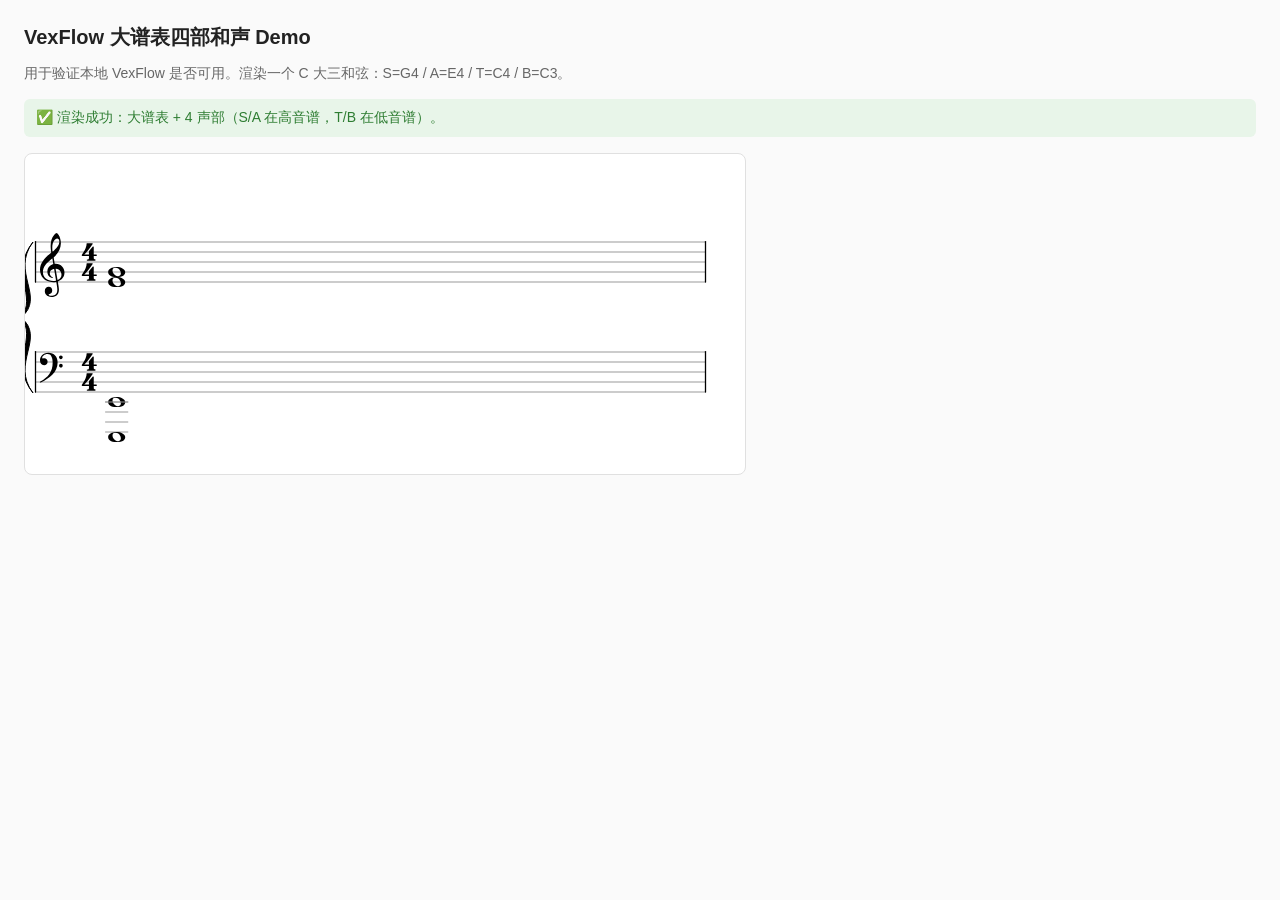
<file: vexflow_demo.html>
<!DOCTYPE html>
<html lang="zh-CN">
<head>
    <meta charset="UTF-8">
    <meta name="viewport" content="width=device-width, initial-scale=1.0">
    <title>VexFlow 大谱表四部和声 Demo</title>
    <style>
        body { font-family: -apple-system, "PingFang SC", "Microsoft YaHei", sans-serif; margin: 24px; background: #fafafa; color: #222; }
        h1 { font-size: 20px; margin: 0 0 4px; }
        .hint { color: #666; font-size: 14px; margin-bottom: 16px; }
        #status { padding: 10px 12px; border-radius: 6px; margin-bottom: 16px; font-size: 14px; }
        #status.ok { background: #e8f5e9; color: #2e7d32; }
        #status.err { background: #ffebee; color: #c62828; }
        #score { width: 100%; max-width: 720px; background: #fff; border: 1px solid #e0e0e0; border-radius: 8px; overflow-x: auto; padding: 8px 0; }
    </style>
</head>
<body>
    <h1>VexFlow 大谱表四部和声 Demo</h1>
    <p class="hint">用于验证本地 VexFlow 是否可用。渲染一个 C 大三和弦：S=G4 / A=E4 / T=C4 / B=C3。</p>
    <div id="status"></div>
    <div id="score"></div>

    <script src="lib/vexflow-min.js" onerror="vexflowMissing()"></script>
    <script>
        function setStatus(msg, ok) {
            const el = document.getElementById('status');
            el.textContent = msg;
            el.className = ok ? 'ok' : 'err';
        }
        function vexflowMissing() {
            setStatus('❌ 未找到 lib/vexflow-min.js。请先下载该库（见操作步骤）。', false);
        }
        function drawScore() {
            const container = document.getElementById('score');
            if (!window.Vex || !window.Vex.Flow) { vexflowMissing(); return; }
            const VF = Vex.Flow;
            setStatus('✅ VexFlow 已加载，正在渲染…', true);

            container.innerHTML = '';
            const width = Math.max(container.clientWidth - 20, 560);
            const renderer = new VF.Renderer(container, VF.Renderer.Backends.SVG);
            renderer.resize(width, 300);
            const ctx = renderer.getContext();

            const treble = new VF.Stave(10, 40, width - 30);
            treble.addClef('treble').addTimeSignature('4/4');
            const bass = new VF.Stave(10, 150, width - 30);
            bass.addClef('bass').addTimeSignature('4/4');

            treble.setContext(ctx).draw();
            bass.setContext(ctx).draw();
            new VF.StaveConnector(treble, bass).setType('brace').setContext(ctx).draw();

            function note(key, dir) {
                const n = new VF.StaveNote({ keys: [key], duration: 'w' });
                n.setStemDirection(dir);
                return n;
            }

            const voiceS = new VF.Voice({ num_beats: 4, beat_value: 4 });
            voiceS.addTickables([note('g/4', VF.Stem.UP)]);
            const voiceA = new VF.Voice({ num_beats: 4, beat_value: 4 });
            voiceA.addTickables([note('e/4', VF.Stem.DOWN)]);
            const voiceT = new VF.Voice({ num_beats: 4, beat_value: 4 });
            voiceT.addTickables([note('c/4', VF.Stem.UP)]);
            const voiceB = new VF.Voice({ num_beats: 4, beat_value: 4 });
            voiceB.addTickables([note('c/3', VF.Stem.DOWN)]);

            const justify = treble.getNoteEndX() - treble.getNoteStartX() - 10;
            new VF.Formatter().joinVoices([voiceS, voiceA]).format([voiceS, voiceA], justify);
            new VF.Formatter().joinVoices([voiceT, voiceB]).format([voiceT, voiceB], justify);

            voiceS.draw(ctx, treble);
            voiceA.draw(ctx, treble);
            voiceT.draw(ctx, bass);
            voiceB.draw(ctx, bass);

            setStatus('✅ 渲染成功：大谱表 + 4 声部（S/A 在高音谱，T/B 在低音谱）。', true);
        }

        window.addEventListener('DOMContentLoaded', drawScore);
        window.addEventListener('resize', drawScore);
    </script>
</body>
</html>
</file>
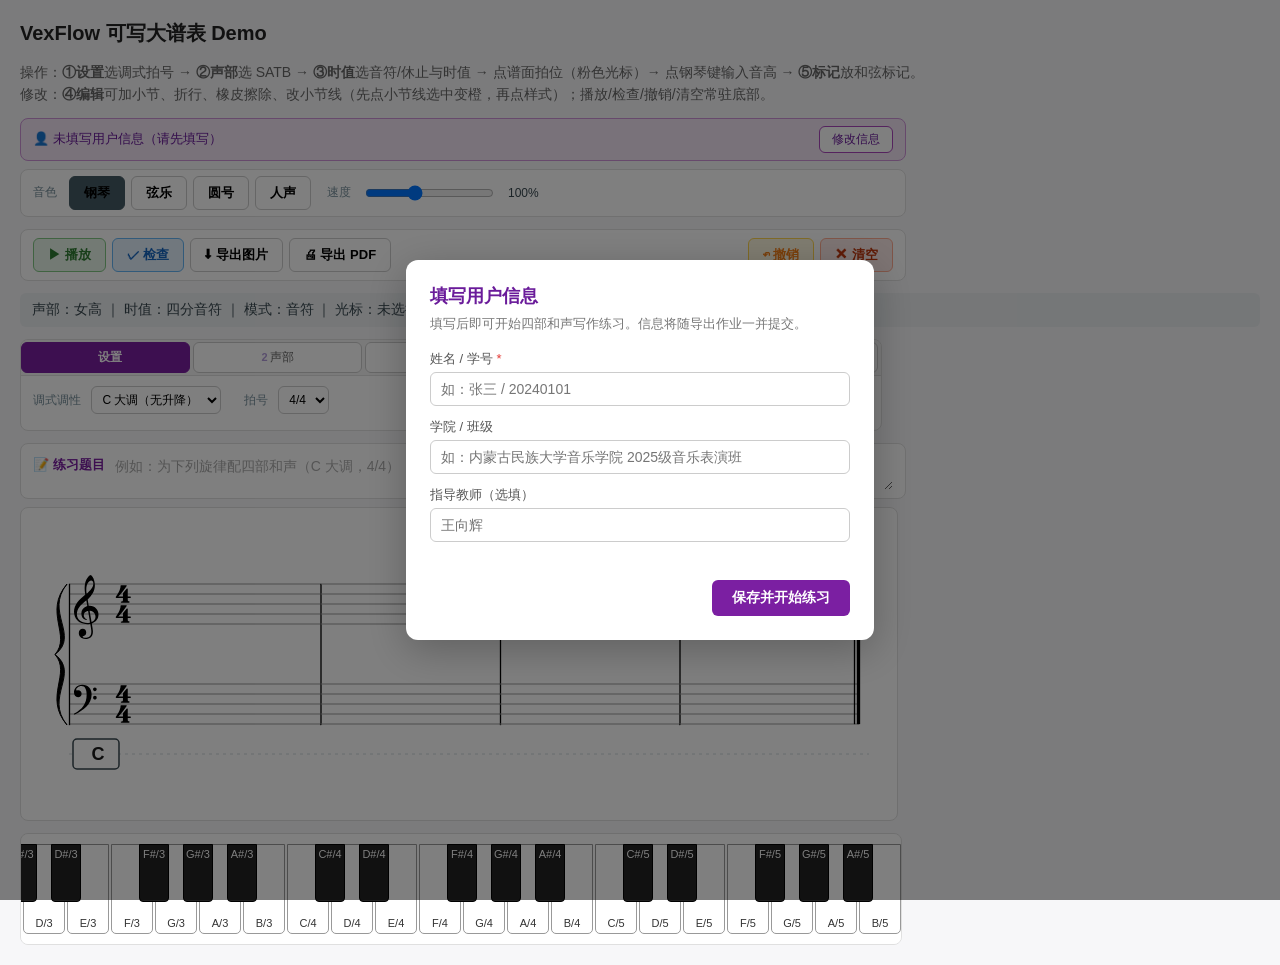
<file: vexflow_practice_demo.html>
<!DOCTYPE html>
<html lang="zh-CN">

<head>
    <meta charset="UTF-8">
    <meta name="viewport" content="width=device-width, initial-scale=1.0">
    <title>VexFlow 可写大谱表 Demo</title>
    <style>
        body {
            font-family: -apple-system, "PingFang SC", "Microsoft YaHei", sans-serif;
            margin: 20px;
            background: #f7f7f9;
            color: #222;
        }

        h1 {
            font-size: 20px;
            margin: 0 0 4px;
        }

        .hint {
            color: #666;
            font-size: 14px;
            margin-bottom: 12px;
            line-height: 1.6;
        }

        #status {
            padding: 8px 12px;
            border-radius: 6px;
            margin-bottom: 12px;
            font-size: 14px;
            background: #eceff1;
            color: #37474f;
        }

        #status.error {
            background: #ffebee;
            color: #c62828;
        }

        /* 题目输入框（五线谱上方） */
        .topic-bar {
            max-width: 860px;
            margin-bottom: 8px;
            display: flex;
            align-items: flex-start;
            gap: 8px;
            background: #fff;
            border: 1px solid #e0e0e0;
            border-radius: 8px;
            padding: 8px 12px;
        }

        .topic-bar label {
            font-size: 13px;
            color: #7b1fa2;
            font-weight: 700;
            white-space: nowrap;
            padding-top: 4px;
        }

        .topic-bar textarea {
            flex: 1;
            border: none;
            outline: none;
            font-size: 14px;
            padding: 4px 2px;
            background: transparent;
            color: #222;
            font-family: inherit;
            resize: vertical;
            min-height: 22px;
            max-height: 200px;
            line-height: 1.5;
            overflow-y: auto;
            /* 自动换行 + 随内容增高，见 autoGrowTopic() */
        }

        .topic-bar textarea::placeholder {
            color: #aaa;
        }

        /* 用户信息状态条 */
        .user-bar {
            max-width: 860px;
            margin-bottom: 8px;
            display: flex;
            align-items: center;
            gap: 10px;
            background: #f3e5f5;
            border: 1px solid #ce93d8;
            border-radius: 8px;
            padding: 7px 12px;
            font-size: 13px;
            color: #6a1b9a;
        }

        .user-bar #user-info-text {
            flex: 1;
        }

        .user-bar button {
            padding: 4px 12px;
            border: 1px solid #ab47bc;
            border-radius: 6px;
            background: #fff;
            color: #6a1b9a;
            cursor: pointer;
            font-size: 12px;
        }

        /* 模态弹窗 */
        .modal-mask {
            position: fixed;
            inset: 0;
            background: rgba(0, 0, 0, 0.5);
            display: flex;
            align-items: center;
            justify-content: center;
            z-index: 1000;
            padding: 16px;
        }

        .modal-mask.hidden {
            display: none;
        }

        .modal-box {
            background: #fff;
            border-radius: 12px;
            padding: 24px;
            width: 100%;
            max-width: 420px;
            box-shadow: 0 10px 40px rgba(0, 0, 0, 0.25);
        }

        .modal-box h2 {
            margin: 0 0 6px;
            font-size: 18px;
            color: #6a1b9a;
        }

        .modal-hint {
            font-size: 13px;
            color: #777;
            margin: 0 0 16px;
            line-height: 1.5;
        }

        .modal-field {
            margin-bottom: 12px;
        }

        .modal-field label {
            display: block;
            font-size: 13px;
            color: #555;
            margin-bottom: 4px;
        }

        .modal-field input {
            width: 100%;
            box-sizing: border-box;
            padding: 8px 10px;
            border: 1px solid #ccc;
            border-radius: 6px;
            font-size: 14px;
        }

        .modal-field input:focus {
            outline: none;
            border-color: #ab47bc;
        }

        .modal-error {
            color: #e53935;
            font-size: 13px;
            min-height: 18px;
            margin-bottom: 8px;
        }

        .modal-actions {
            text-align: right;
        }

        .modal-actions button.primary {
            padding: 9px 20px;
            background: #7b1fa2;
            color: #fff;
            border: none;
            border-radius: 6px;
            cursor: pointer;
            font-size: 14px;
            font-weight: 600;
        }

        .modal-actions button.primary:hover {
            background: #6a1b9a;
        }

        .toolbar {
            background: #fff;
            border: 1px solid #e0e0e0;
            border-radius: 8px;
            padding: 0;
            margin-bottom: 12px;
            max-width: 860px;
            overflow: hidden;
        }

        /* 顶部水平标签栏 */
        .tb-tabs {
            display: flex;
            background: #f5f5f5;
            border-bottom: 1px solid #e0e0e0;
        }

        .tb-tab {
            flex: 1;
            padding: 9px 4px;
            border: none;
            background: transparent;
            cursor: pointer;
            font-size: 12.5px;
            color: #666;
            border-bottom: 3px solid transparent;
            transition: all 0.15s;
            white-space: nowrap;
        }

        .tb-tab .tab-idx {
            display: inline-block;
            font-size: 11px;
            color: #b39ddb;
            font-weight: 700;
            margin-right: 2px;
        }

        .tb-tab.active .tab-idx {
            color: #7b1fa2;
        }

        .tb-tab:hover {
            background: #ececec;
            color: #7b1fa2;
        }

        .tb-tab.active {
            color: #7b1fa2;
            font-weight: 700;
            background: #fff;
            border-bottom-color: #7b1fa2;
        }

        /* 标签内容面板 */
        .tb-panel {
            display: none;
            padding: 10px 12px;
        }

        .tb-panel.active {
            display: block;
        }

        /* 常驻操作条：播放/检查/清空，始终可见 */
        .action-bar {
            display: flex;
            align-items: center;
            gap: 6px;
            flex-wrap: wrap;
            max-width: 860px;
            margin-bottom: 12px;
            background: #fff;
            border: 1px solid #e0e0e0;
            border-radius: 8px;
            padding: 8px 12px;
        }

        .action-bar .spacer {
            flex: 1;
        }

        .action-bar button {
            padding: 7px 14px;
            border: 1px solid #ccc;
            border-radius: 6px;
            background: #fff;
            cursor: pointer;
            font-size: 13px;
            font-weight: 600;
        }

        .action-bar #play-btn {
            background: #e8f5e9;
            border-color: #81c784;
            color: #2e7d32;
        }

        .action-bar #check-btn {
            background: #e3f2fd;
            border-color: #64b5f6;
            color: #1565c0;
        }

        .action-bar #clear-btn {
            background: #fbe9e7;
            border-color: #ffab91;
            color: #bf360c;
        }

        .action-bar #undo-btn {
            background: #fff8e1;
            border-color: #ffd54f;
            color: #f57f17;
        }

        .toolbar button {
            margin: 2px 3px 2px 0;
            padding: 6px 10px;
            border: 1px solid #ccc;
            border-radius: 6px;
            background: #fff;
            cursor: pointer;
            font-size: 12px;
        }

        .toolbar button.active {
            background: #7b1fa2;
            color: #fff;
            border-color: #7b1fa2;
        }

        .voice-btn.active[data-voice="S"] {
            background: #d32f2f;
            border-color: #d32f2f;
        }

        .voice-btn.active[data-voice="A"] {
            background: #1976d2;
            border-color: #1976d2;
        }

        .voice-btn.active[data-voice="T"] {
            background: #388e3c;
            border-color: #388e3c;
        }

        .voice-btn.active[data-voice="B"] {
            background: #f57c00;
            border-color: #f57c00;
        }

        .timbre-btn.active {
            background: #455a64;
            border-color: #455a64;
        }

        .toolbar select {
            padding: 5px 6px;
            border: 1px solid #ccc;
            border-radius: 6px;
            font-size: 12px;
            margin-right: 8px;
            background: #fff;
        }

        .tb-title {
            font-size: 11px;
            color: #90a4ae;
            margin: 4px 0 3px;
            letter-spacing: 1px;
        }

        .tb-sub {
            display: inline-block;
            color: #78909c;
            font-size: 12px;
            margin-right: 6px;
        }

        kbd {
            display: inline-block;
            padding: 0 4px;
            margin-left: 3px;
            border: 1px solid #bbb;
            border-bottom-width: 2px;
            border-radius: 3px;
            background: #f5f5f5;
            font-size: 10px;
            font-family: inherit;
            color: #555;
        }

        .tb-row {
            margin: 6px 0;
        }

        .tb-row:first-child {
            margin-top: 0;
        }

        #speed-range {
            vertical-align: middle;
        }

        #speed-label {
            font-size: 12px;
            color: #37474f;
            margin-left: 6px;
        }

        #score {
            width: 100%;
            max-width: 860px;
            background: #fff;
            border: 1px solid #e0e0e0;
            border-radius: 8px;
            overflow-x: auto;
            padding: 6px 8px;
            cursor: crosshair;
        }

        #score svg {
            display: block;
        }

        #check-summary {
            max-width: 860px;
            margin-top: 12px;
            font-size: 13px;
            line-height: 1.7;
            color: #37474f;
        }

        #check-summary .ok {
            color: #2e7d32;
        }

        #check-summary .bad {
            color: #c62828;
        }

        #piano {
            display: block;
            /* 默认显示钢琴键盘 */
            max-width: 860px;
            margin-top: 12px;
            padding: 10px;
            background: #fff;
            border: 1px solid #e0e0e0;
            border-radius: 8px;
            overflow-x: auto;
            white-space: nowrap;
        }

        #piano.show {
            display: block;
        }

        .piano-key {
            display: inline-block;
            margin: 0 1px;
            padding: 0;
            cursor: pointer;
            border: 1px solid #999;
            border-radius: 0 0 5px 5px;
            height: 90px;
            font-size: 11px;
            vertical-align: top;
        }

        .piano-key.white {
            width: 42px;
            background: #fff;
            color: #333;
            display: inline-flex;
            align-items: flex-end;
            /* 音名文字贴白键底部 */
            justify-content: center;
            padding-bottom: 4px;
            box-sizing: border-box;
        }

        .piano-key.black {
            width: 30px;
            height: 58px;
            background: #222;
            color: #fff;
            border-color: #000;
            border-radius: 0 0 4px 4px;
            margin-left: -15px;
            margin-right: -15px;
            position: relative;
            top: 0;
            display: inline-flex;
            align-items: flex-start;
            /* 黑键文字靠上，避免被白键遮挡 */
            justify-content: center;
            padding-top: 3px;
            box-sizing: border-box;
        }

        /* 打印 / 另存为 PDF：只显示打印容器内容 */
        #export-stage {
            position: fixed;
            left: -99999px;
            top: 0;
            background: #fff;
            padding: 24px;
        }

        @media print {
            body>*:not(#export-stage) {
                display: none !important;
            }

            #export-stage {
                position: static !important;
                left: auto !important;
                padding: 0 !important;
                width: 100% !important;
            }

            #export-stage .print-article {
                color: #000;
            }

            #export-stage .print-article h1 {
                font-size: 20px;
                color: #000;
                margin: 0 0 10px;
                border-bottom: 2px solid #000;
                padding-bottom: 6px;
            }

            #export-stage .print-article .meta {
                font-size: 13px;
                margin: 3px 0;
                line-height: 1.7;
            }

            #export-stage .print-article .score-hold {
                margin-top: 14px;
            }

            #export-stage svg {
                max-width: 100%;
                height: auto;
            }
        }
    </style>
</head>

<body>
<h1>VexFlow 可写大谱表 Demo</h1>
    <p class="hint">
        操作：<b>①设置</b>选调式拍号 → <b>②声部</b>选 SATB → <b>③时值</b>选音符/休止与时值 → 点谱面拍位（粉色光标）→ 点钢琴键输入音高 → <b>⑤标记</b>放和弦标记。<br>
        修改：<b>④编辑</b>可加小节、折行、橡皮擦除、改小节线（先点小节线选中变橙，再点样式）；播放/检查/撤销/清空常驻底部。
    </p>
<!-- 用户信息状态条：显示当前用户，点击"修改"会清空练习并重新填写 -->
    <div class="user-bar" id="user-bar">
        <span id="user-info-text">👤 未填写用户信息</span>
        <button id="edit-user-btn" title="修改用户信息会清空当前练习">修改信息</button>
    </div>

<!-- 播放设置（音色 / 速度），随播放常驻条下方，默认折叠 -->
    <div class="action-bar" id="play-settings" style="padding:6px 12px; font-size:12px;">
        <span class="tb-sub">音色</span>
        <button class="timbre-btn active" data-timbre="piano">钢琴</button>
        <button class="timbre-btn" data-timbre="strings">弦乐</button>
        <button class="timbre-btn" data-timbre="horn">圆号</button>
        <button class="timbre-btn" data-timbre="voice">人声</button>
        <span class="tb-sub" style="margin-left:10px;">速度</span>
        <input type="range" id="speed-range" min="40" max="200" value="100" step="10">
        <span id="speed-label">100%</span>
    </div>
<!-- 常驻操作条：播放 / 检查 / 撤销 / 清空 / 导出（始终可见） -->
    <div class="action-bar">
        <button id="play-btn">▶ 播放</button>
        <button id="check-btn">✓ 检查</button>
        <button id="export-img-btn">⬇ 导出图片</button>
        <button id="export-pdf-btn">🖨 导出 PDF</button>
        <span class="spacer"></span>
        <button id="undo-btn">↶ 撤销</button>
        <button id="clear-btn">✕ 清空</button>
    </div>
<div id="status"></div>

<div class="toolbar">
        <!-- 顶部水平标签栏：按写作流程排序 -->
        <div class="tb-tabs">
            <button class="tb-tab active" data-tab="setup"><span class="tab-idx">1</span>设置</button>
            <button class="tb-tab" data-tab="voice"><span class="tab-idx">2</span>声部</button>
            <button class="tb-tab" data-tab="dur"><span class="tab-idx">3</span>时值</button>
            <button class="tb-tab" data-tab="edit"><span class="tab-idx">4</span>编辑</button>
            <button class="tb-tab" data-tab="chord"><span class="tab-idx">5</span>标记</button>
        </div>

        <!-- ① 设置面板：调号 / 拍号 -->
        <div class="tb-panel active" data-panel="setup">
            <div class="tb-row">
                <span class="tb-sub">调式调性</span>
                <select id="key-select"></select>
                <span class="tb-sub" style="margin-left:10px;">拍号</span>
                <select id="time-select">
                    <option value="2/4">2/4</option>
                    <option value="3/4">3/4</option>
                    <option value="4/4" selected>4/4</option>
                </select>
            </div>
        </div>

        <!-- ② 声部面板 -->
        <div class="tb-panel" data-panel="voice">
            <button class="voice-btn active" data-voice="S">女高 S</button>
            <button class="voice-btn" data-voice="A">女低 A</button>
            <button class="voice-btn" data-voice="T">男高 T</button>
            <button class="voice-btn" data-voice="B">男低 B</button>
        </div>

        <!-- ③ 时值面板 -->
        <div class="tb-panel" data-panel="dur">
            <div class="tb-row">
                <span class="tb-sub">音符 / 休止</span>
                <button class="mode-btn active" data-mode="note">音符</button>
                <button class="mode-btn" data-mode="rest">休止</button>
            </div>
            <div class="tb-row">
                <span class="tb-sub">时值</span>
                <button class="dur-btn" data-dur="w">全</button>
                <button class="dur-btn" data-dur="h">二分</button>
                <button class="dur-btn active" data-dur="q">四分</button>
                <button class="dur-btn" data-dur="8">八分</button>
                <button class="dur-btn" data-dur="16">十六</button>
                <button class="dur-btn" data-dur="hd">二分附点</button>
                <button class="dur-btn" data-dur="qd">四分附点</button>
                <button class="dur-btn" data-dur="8d">八分附点</button>
                <button id="triplet-btn">三连音</button>
            </div>
        </div>

        <!-- ④ 编辑面板：模式 + 乐谱修改操作 -->
        <div class="tb-panel" data-panel="edit">
            <div class="tb-row">
                <span class="tb-sub">写入模式</span>
                <button class="mode-btn active" data-mode="note">音符</button>
                <button class="mode-btn" data-mode="erase">橡皮</button>
                <button class="mode-btn" data-mode="tie">连线</button>
                <button class="mode-btn" data-mode="select">选择</button>
            </div>
            <div class="tb-row">
                <span class="tb-sub">乐谱</span>
                <button id="add-measure-btn">加小节</button>
                <button id="del-measure-btn">删小节</button>
                <button id="break-btn">折行</button>
                <button id="piano-toggle">钢琴键盘</button>
            </div>
            <div class="tb-row">
                <span class="tb-sub">小节线</span>
                <button class="bar-btn" data-bar="singleRight">单竖线</button>
                <button class="bar-btn" data-bar="double">双竖线</button>
                <button class="bar-btn" data-bar="boldDoubleRight">终止线</button>
                <span class="tb-sub" style="margin-left:8px;color:#bbb;">（先点小节线选中，再点样式）</span>
            </div>
            <div class="tb-row">
                <span class="tb-sub">等音</span>
                <button id="enharmonic-up-btn">♯ 升号<kbd>↑</kbd></button>
                <button id="enharmonic-down-btn">♭ 降号<kbd>↓</kbd></button>
                <span class="tb-sub" style="margin-left:8px;color:#bbb;">（先点谱面音符选中，再切换）</span>
            </div>
        </div>

        <!-- ⑤ 标记面板：功能和弦 + 转位 -->
        <div class="tb-panel" data-panel="chord">
            <div class="tb-row">
                <span class="tb-sub">功能</span>
                <span id="chord-func-btns"></span>
            </div>
            <div class="tb-row">
                <span class="tb-sub">转位</span>
                <button class="inv-btn active" data-inv="none">原位</button>
                <button class="inv-btn" data-inv="6">6</button>
                <button class="inv-btn" data-inv="64">4/6</button>
                <button class="inv-btn" data-inv="7">7</button>
                <button class="inv-btn" data-inv="56">5/6</button>
                <button class="inv-btn" data-inv="34">3/4</button>
                <button class="inv-btn" data-inv="2">2</button>
            </div>
        </div>

        <!-- 隐藏的常量（保留程序引用，不显示） -->
        <select id="barline-select" style="display:none;">
            <option value="singleRight">单竖线</option>
            <option value="double">双竖线</option>
            <option value="boldDoubleRight">终止线</option>
        </select>
    </div>
<!-- 题目输入框（置于五线谱正上方）：textarea 支持自动换行 -->
    <div class="topic-bar">
        <label for="topic-input">📝 练习题目</label>
        <textarea id="topic-input" rows="1" placeholder="例如：为下列旋律配四部和声（C 大调，4/4）"></textarea>
    </div>

<div id="score"></div>
    <div id="check-summary"></div>
    <div id="piano"></div>

    <!-- 用户信息模态弹窗：首次必须填写后才能练习（默认隐藏） -->
    <div class="modal-mask hidden" id="user-modal">
        <div class="modal-box">
            <h2>填写用户信息</h2>
            <p class="modal-hint">填写后即可开始四部和声写作练习。信息将随导出作业一并提交。</p>
            <div class="modal-field">
                <label>姓名 / 学号 <span style="color:#e53935;">*</span></label>
                <input type="text" id="um-name" placeholder="如：张三 / 20240101">
            </div>
            <div class="modal-field">
                <label>学院 / 班级</label>
                <input type="text" id="um-class" placeholder="如：内蒙古民族大学音乐学院 2025级音乐表演班">
            </div>
            <div class="modal-field">
                <label>指导教师（选填）</label>
                <input type="text" id="um-teacher" placeholder="王向辉">
            </div>
            <div id="user-modal-error" class="modal-error"></div>
            <div class="modal-actions">
                <button id="um-save-btn" class="primary">保存并开始练习</button>
            </div>
        </div>
    </div>

    <!-- 导出/打印用的离屏渲染容器（含用户信息 + 完成时间），导出时填充 -->
    <div id="export-stage"></div>

    <script src="lib/vexflow-min.js"></script>
    <script>
        const VOICES = ['S', 'A', 'T', 'B'];
        const VOICE_NAMES = { S: '女高', A: '女低', T: '男高', B: '男低' };
        const VOICE_COLORS = { S: '#d32f2f', A: '#1976d2', T: '#388e3c', B: '#f57c00' };
        const DUR_BEATS = { w: 4, hd: 3, h: 2, qd: 1.5, q: 1, '8d': 0.75, '8': 0.5, '16': 0.25 };
        const DUR_LABEL = { w: '全音符', hd: '附点二分', h: '二分音符', qd: '附点四分', q: '四分音符', '8d': '附点八分', '8': '八分音符', '16': '十六分音符' };
        const MODE_NAMES = { note: '音符', rest: '休止', erase: '橡皮', tie: '连线', label: '标记', select: '选择' };
        const UNIT_DURS = [['w', 16], ['hd', 12], ['h', 8], ['qd', 6], ['q', 4], ['8d', 3], ['8', 2], ['16', 1]];
        const INV_OPTIONS = [
            { id: 'none', label: '原位', figures: [] },
            { id: '6', label: '6', figures: [['6', 'sub']] },
            { id: '64', label: '4/6', figures: [['4', 'sub'], ['6', 'sup']] },
            { id: '7', label: '7', figures: [['7', 'sub']] },
            { id: '56', label: '5/6', figures: [['5', 'sub'], ['6', 'sup']] },
            { id: '34', label: '3/4', figures: [['3', 'sub'], ['4', 'sup']] },
            { id: '2', label: '2', figures: [['2', 'sub']] }
        ];
        const KEY_OPTIONS = [
            { letter: 'C', acc: '', major: true, spec: 'C', sig: '无升降' },
            { letter: 'G', acc: '', major: true, spec: 'G', sig: '1♯' },
            { letter: 'D', acc: '', major: true, spec: 'D', sig: '2♯' },
            { letter: 'A', acc: '', major: true, spec: 'A', sig: '3♯' },
            { letter: 'E', acc: '', major: true, spec: 'E', sig: '4♯' },
            { letter: 'B', acc: '', major: true, spec: 'B', sig: '5♯' },
            { letter: 'F', acc: '♯', major: true, spec: 'F#', sig: '6♯' },
            { letter: 'F', acc: '', major: true, spec: 'F', sig: '1♭' },
            { letter: 'B', acc: '♭', major: true, spec: 'Bb', sig: '2♭' },
            { letter: 'E', acc: '♭', major: true, spec: 'Eb', sig: '3♭' },
            { letter: 'A', acc: '♭', major: true, spec: 'Ab', sig: '4♭' },
            { letter: 'D', acc: '♭', major: true, spec: 'Db', sig: '5♭' },
            { letter: 'G', acc: '♭', major: true, spec: 'Gb', sig: '6♭' },
            { letter: 'a', acc: '', major: false, spec: 'C', sig: '无升降' },
            { letter: 'e', acc: '', major: false, spec: 'G', sig: '1♯' },
            { letter: 'b', acc: '', major: false, spec: 'D', sig: '2♯' },
            { letter: 'f', acc: '♯', major: false, spec: 'A', sig: '3♯' },
            { letter: 'c', acc: '♯', major: false, spec: 'E', sig: '4♯' },
            { letter: 'g', acc: '♯', major: false, spec: 'B', sig: '5♯' },
            { letter: 'd', acc: '♯', major: false, spec: 'F#', sig: '6♯' },
            { letter: 'd', acc: '', major: false, spec: 'F', sig: '1♭' },
            { letter: 'g', acc: '', major: false, spec: 'Bb', sig: '2♭' },
            { letter: 'c', acc: '', major: false, spec: 'Eb', sig: '3♭' },
            { letter: 'f', acc: '', major: false, spec: 'Ab', sig: '4♭' },
            { letter: 'b', acc: '♭', major: false, spec: 'Db', sig: '5♭' },
            { letter: 'e', acc: '♭', major: false, spec: 'Gb', sig: '6♭' }
        ];

        const STAVE_X = 40;
        const TREBLE_Y = 30;
        const BASS_Y = 130;
        const SYSTEM_HEIGHT = 250;
        const CHORD_LABEL_OFFSET = 240;

        function newMeasure() { return { voices: { S: [], A: [], T: [], B: [] }, chordLabels: [] }; }

        const state = {
            currentVoice: 'S',
            currentDuration: 'q',
            mode: 'note',
            timbre: 'piano',
            playSpeed: 100,
            keyIndex: 0,
            timeSig: '4/4',
            endBarType: 'boldDoubleRight',   // 默认末尾为终止小节线
            measureBarTypes: {},              // 每个小节自定义的小节线样式（索引 -> 类型）
            caret: null,               // { m, beat }
            tieStart: null,            // { voice, m, beat }
            tripletArmed: false,
            tripletPending: null,      // { m, beat, notes: [] }
            chordFunc: 'T',
            chordInv: 'none',
            checkResults: null,
            selectedBarline: null,     // measure index
            selNote: null,             // 选中的音符 { voice, m, beat }（用于等音切换）
            measures: [newMeasure(), newMeasure(), newMeasure(), newMeasure()],  // 默认 4 小节空白谱
            ties: [],                  // { voice, m1, b1, m2, b2 }
            manualBreaks: new Set(),   // measure indices after which to break
            undoStack: [],
            user: { name: '', klass: '', teacher: '', lastEdit: null },  // 用户信息 + 最后写作时间
            ui: { svg: null, systems: [], measureGeom: [] }
        };

        function measureBeats() { return parseInt(state.timeSig.split('/')[0], 10); }
        function ensureMeasure(i) { while (state.measures.length <= i) state.measures.push(newMeasure()); }

        function setStatus(msg, isError) {
            const el = document.getElementById('status');
            el.textContent = msg;
            el.className = isError ? 'error' : '';
        }

        function beatLabel(beat) {
            const whole = Math.floor(beat) + 1;
            const frac = Math.round((beat - Math.floor(beat)) * 4) / 4;
            if (frac === 0) return '第' + whole + '拍';
            if (frac === 0.25) return '第' + whole + '拍¼';
            if (frac === 0.5) return '第' + whole + '拍半';
            if (frac === 0.75) return '第' + whole + '拍¾';
            return '第' + whole + '拍';
        }

        // 统一设置写入模式，并同步对应按钮的高亮状态
        function setMode(mode) {
            if (!mode) return;
            state.mode = mode;
            state.tieStart = null;
            document.querySelectorAll('.mode-btn').forEach(b => {
                b.classList.toggle('active', b.dataset.mode === mode);
            });
            updateStatus();
        }

        function updateStatus() {
            let caret = '未选择';
            if (state.caret) {
                caret = '第' + (state.caret.m + 1) + '小节 ' + beatLabel(state.caret.beat);
            }
            const tie = state.tieStart ? '（连线起点已选）' : '';
            setStatus('声部：' + VOICE_NAMES[state.currentVoice] + ' ｜ 时值：' + DUR_LABEL[state.currentDuration] +
                ' ｜ 模式：' + MODE_NAMES[state.mode] + ' ｜ 光标：' + caret + tie);
        }

        // ---------- 系统（折行）计算 ----------
        function computeSystems() {
            const n = state.measures.length;
            const systems = [];
            let start = 0;
            for (let i = 0; i < n - 1; i++) {
                if ((i + 1) % 4 === 0 || state.manualBreaks.has(i)) {
                    systems.push({ start: start, end: i });
                    start = i + 1;
                }
            }
            systems.push({ start: start, end: n - 1 });
            return systems;
        }

        // ---------- 时值拆分（跨小节自动填充） ----------
        function unitsOfDur(d) { return Math.round(DUR_BEATS[d] * 4); }

        function splitDuration(startM, startBeat, dur) {
            const beats = measureBeats();
            const segs = [];
            let m = startM, b = startBeat;
            let left = unitsOfDur(dur);
            while (left > 0) {
                const cap = Math.round((beats - b) * 4);
                if (cap <= 0) { m++; b = 0; continue; }
                const take = Math.min(cap, left);
                let rem = take;
                while (rem > 0) {
                    for (const [d, u] of UNIT_DURS) {
                        if (u <= rem) {
                            segs.push({ m: m, beat: b, dur: d });
                            b += DUR_BEATS[d];
                            rem -= u;
                            break;
                        }
                    }
                }
                left -= take;
                if (b >= beats) { m++; b = 0; }
            }
            return segs;
        }

        // ---------- 乐谱渲染 ----------
        function restDuration(dur) { return dur + 'r'; }

        function measureNoteCount(mi) {
            let n = 0;
            VOICES.forEach(v => { n = Math.max(n, (state.measures[mi].voices[v] || []).length); });
            return n;
        }

        function naturalMeasureWidth(mi) {
            return 60 + 20 * measureNoteCount(mi);
        }

        function pitchLetterAcc(pitch) {
            const m = pitch.match(/^([a-g])([#b]*)\/(\d+)$/);
            if (!m) return null;
            let acc = 0;
            (m[2] || '').split('').forEach(ch => { acc += (ch === '#' ? 1 : -1); });
            return { letter: m[1], acc: acc };
        }

        function accValueToSymbol(v) {
            return v === 0 ? 'n' : (v > 0 ? '#' : 'b');
        }

        function render() {
            const container = document.getElementById('score');
            container.innerHTML = '';
            playbackCursorEl = null;
            try {
                if (!window.Vex || !window.Vex.Flow) { setStatus('❌ 未找到 lib/vexflow-min.js', true); return; }
                const VF = Vex.Flow;
                const beats = measureBeats();
                const gridCount = beats * 4;
                const keyOpt = KEY_OPTIONS[state.keyIndex];
                const keySpec = keyOpt.spec;
                const systems = computeSystems();
                const width = Math.max(container.clientWidth - 16, 760);
                const height = systems.length * SYSTEM_HEIGHT + 50;

                // 按内容自然宽度计算所需画布宽度：音符多的小节自动加宽，整体可横向滚动
                const clefOffset = 72;   // 每行开头谱号+调号+拍号占用的横向空间
                const availW = width - STAVE_X - 30;
                let maxNoteArea = 0;
                systems.forEach(sys => {
                    let tot = 0;
                    for (let mi = sys.start; mi <= sys.end; mi++) tot += naturalMeasureWidth(mi);
                    if (tot > maxNoteArea) maxNoteArea = tot;
                });
                const effNoteArea = Math.max(availW - clefOffset, maxNoteArea);
                const effWidth = STAVE_X + clefOffset + effNoteArea + 30;

                const renderer = new VF.Renderer(container, VF.Renderer.Backends.SVG);
                renderer.resize(effWidth, height);
                const ctx = renderer.getContext();

                state.ui.systems = [];
                state.ui.measureGeom = [];
                state.ui.width = effWidth;
                const noteObjs = { S: {}, A: {}, T: {}, B: {} };
                const tupletsToDraw = [];
                const beamsToDraw = [];

                systems.forEach((sys, r) => {
                    const sysTop = r * SYSTEM_HEIGHT + 15;
                    const sysBottom = r * SYSTEM_HEIGHT + 215;
                    const sysTrebleY = r * SYSTEM_HEIGHT + TREBLE_Y;
                    const sysBassY = r * SYSTEM_HEIGHT + BASS_Y;
                    state.ui.systems.push({ y1: sysTop, y2: sysBottom + 40, measures: [] });

                    // 按内容密度分配每小节音符区宽度（音符越多越宽）
                    const weights = [];
                    for (let mi = sys.start; mi <= sys.end; mi++) weights.push(naturalMeasureWidth(mi));
                    const totalWeight = weights.reduce((a, b) => a + b, 0) || 1;
                    const noteWidths = weights.map(w => effNoteArea * w / totalWeight);

                    const staves = [];
                    let x = STAVE_X;
                    for (let mi = sys.start; mi <= sys.end; mi++) {
                        const mWidth = noteWidths[mi - sys.start] + (mi === sys.start ? clefOffset : 0);
                        const treble = new VF.Stave(x, sysTrebleY, mWidth);
                        const bass = new VF.Stave(x, sysBassY, mWidth);
                        if (mi === sys.start) {
                            treble.addClef('treble').addKeySignature(keySpec).addTimeSignature(state.timeSig);
                            bass.addClef('bass').addKeySignature(keySpec).addTimeSignature(state.timeSig);
                        }
                        treble.setBegBarType(VF.Barline.type.NONE).setEndBarType(VF.Barline.type.NONE);
                        bass.setBegBarType(VF.Barline.type.NONE).setEndBarType(VF.Barline.type.NONE);
                        staves.push({ mi: mi, treble: treble, bass: bass });
                        x += mWidth;
                    }

                    // 先画谱线和连接线
                    staves.forEach((s, idx) => {
                        s.treble.setContext(ctx).draw();
                        s.bass.setContext(ctx).draw();
                        if (idx === 0) {
                            new VF.StaveConnector(s.treble, s.bass).setType('brace').setContext(ctx).draw();
                            new VF.StaveConnector(s.treble, s.bass).setType('singleLeft').setContext(ctx).draw();
                        }
                        const isLastMeasure = (s.mi === state.measures.length - 1);
                        let rightType;
                        if (isLastMeasure) {
                            rightType = state.endBarType;
                        } else if (state.measureBarTypes && state.measureBarTypes[s.mi]) {
                            rightType = state.measureBarTypes[s.mi];
                        } else {
                            rightType = 'singleRight';
                        }
                        new VF.StaveConnector(s.treble, s.bass).setType(rightType).setContext(ctx).draw();
                    });

                    // 再画音符
                    staves.forEach((s) => {
                        const mi = s.mi;
                        const gridTreble = new VF.Voice({ num_beats: beats, beat_value: 4 }).setMode(VF.Voice.Mode.SOFT);
                        const gridBass = new VF.Voice({ num_beats: beats, beat_value: 4 }).setMode(VF.Voice.Mode.SOFT);
                        for (let i = 0; i < gridCount; i++) {
                            gridTreble.addTickable(new VF.GhostNote('16'));
                            gridBass.addTickable(new VF.GhostNote('16'));
                        }
                        const realVoices = {};
                        const tupletGroups = {};
                        const beamNotes = { S: [], A: [], T: [], B: [] };

                        // 预计算本小节各谱表需要的临时升降号（遵循调号与同小节前后变音规则）
                        const keyAccMap = keySignatureAccidentals();
                        const accNeeded = { treble: {}, bass: {} };
                        ['treble', 'bass'].forEach(staff => {
                            const vs = staff === 'treble' ? ['S', 'A'] : ['T', 'B'];
                            const accState = {};
                            const events = [];
                            vs.forEach(v => state.measures[mi].voices[v].forEach(nt => events.push({ v, nt })));
                            events.sort((a, b) => (a.nt.beat - b.nt.beat) || (vs.indexOf(a.v) - vs.indexOf(b.v)));
                            events.forEach(({ v, nt }) => {
                                if (nt.rest) return;
                                const la = pitchLetterAcc(nt.pitch);
                                if (!la) return;
                                const expected = keyAccMap[la.letter] || 0;
                                const prev = accState[la.letter];
                                let symbol = null;
                                if (la.acc === expected) {
                                    if (prev !== undefined && prev !== expected) symbol = accValueToSymbol(la.acc);
                                } else {
                                    symbol = accValueToSymbol(la.acc);
                                }
                                accNeeded[staff][v + ':' + nt.beat] = symbol;
                                accState[la.letter] = la.acc;
                            });
                        });

                        VOICES.forEach(v => {
                            const voice = new VF.Voice({ num_beats: beats, beat_value: 4 }).setMode(VF.Voice.Mode.SOFT);
                            const isTreble = (v === 'S' || v === 'A');
                            const clef = isTreble ? 'treble' : 'bass';
                            const notes = state.measures[mi].voices[v].slice().sort((a, b) => {
                                if (a.beat !== b.beat) return a.beat - b.beat;
                                return (a.tuplet ? a.tuplet.index : 0) - (b.tuplet ? b.tuplet.index : 0);
                            });
                            notes.forEach(nt => {
                                let note;
                                if (nt.rest) {
                                    const key = clef === 'treble' ? 'b/4' : 'd/3';
                                    note = new VF.StaveNote({ keys: [key], duration: restDuration(nt.dur), clef });
                                } else {
                                    note = new VF.StaveNote({ keys: [nt.pitch], duration: nt.dur, clef });
                                    // 根据调号与同小节前后变音情况，决定是否显示临时升降号
                                    const staff = isTreble ? 'treble' : 'bass';
                                    const symbol = accNeeded[staff][v + ':' + nt.beat];
                                    if (symbol) note.addAccidental(0, new VF.Accidental(symbol));
                                    const stem = (v === 'S' || v === 'T') ? VF.Stem.UP : VF.Stem.DOWN;
                                    note.setStemDirection(stem);
                                    note.setStyle({ fillStyle: VOICE_COLORS[v], strokeStyle: VOICE_COLORS[v] });
                                    if (!nt.tuplet) beamNotes[v].push(note);
                                }
                                voice.addTickable(note);
                                if (nt.tuplet) {
                                    if (!tupletGroups[nt.tuplet.id]) tupletGroups[nt.tuplet.id] = [];
                                    tupletGroups[nt.tuplet.id].push(note);
                                } else if (!nt.rest) {
                                    noteObjs[v][mi + ':' + nt.beat] = note;
                                }
                            });
                            realVoices[v] = voice;
                        });
                        Object.keys(tupletGroups).forEach(gid => {
                            const group = tupletGroups[gid];
                            if (group.length === 3) {
                                tupletsToDraw.push(new VF.Tuplet(group, { ratioed: true, num_notes: 3, notes_occupied: 2 }));
                            }
                        });
                        VOICES.forEach(v => {
                            if (beamNotes[v].length > 1) {
                                const dir = (v === 'S' || v === 'T') ? VF.Stem.UP : VF.Stem.DOWN;
                                beamsToDraw.push(...VF.Beam.generateBeams(beamNotes[v], { stem_direction: dir }));
                            }
                        });

                        const justify = s.treble.getNoteEndX() - s.treble.getNoteStartX() - 6;
                        const formatter = new VF.Formatter();
                        formatter
                            .joinVoices([realVoices.S, realVoices.A])
                            .joinVoices([realVoices.T, realVoices.B]);
                        formatter.format([realVoices.S, realVoices.A, realVoices.T, realVoices.B, gridTreble, gridBass], justify);

                        realVoices.S.draw(ctx, s.treble);
                        realVoices.A.draw(ctx, s.treble);
                        realVoices.T.draw(ctx, s.bass);
                        realVoices.B.draw(ctx, s.bass);
                        gridTreble.draw(ctx, s.treble);
                        gridBass.draw(ctx, s.bass);

                        const beatXs = gridTreble.getTickables().map(t => t.getAbsoluteX());
                        state.ui.measureGeom[mi] = {
                            x1: s.treble.getX(),
                            x2: s.treble.getX() + s.treble.getWidth(),
                            beatXs: beatXs,
                            sysTop: sysTop,
                            sysBottom: sysBottom,
                            chordY: sysBottom + 25
                        };
                        state.ui.systems[r].measures.push(mi);
                    });
                });

                // 连线（延音线）
                state.ties = state.ties.filter(t =>
                    noteObjs[t.voice] && noteObjs[t.voice][t.m1 + ':' + t.b1] && noteObjs[t.voice][t.m2 + ':' + t.b2]);
                state.ties.forEach(t => {
                    const a = noteObjs[t.voice][t.m1 + ':' + t.b1];
                    const b = noteObjs[t.voice][t.m2 + ':' + t.b2];
                    new VF.StaveTie({ first_note: a, last_note: b, first_indices: [0], last_indices: [0] }).setContext(ctx).draw();
                });

                tupletsToDraw.forEach(t => t.setContext(ctx).draw());
                beamsToDraw.forEach(b => b.setContext(ctx).draw());

                if (state.selectedBarline != null && state.selectedBarline >= state.measures.length) {
                    state.selectedBarline = null;
                }
                const svg = container.querySelector('svg');
                state.ui.svg = svg;
                state.ui.noteObjs = noteObjs;
                drawCaret();
                drawSelection();
                drawChordBaselines(svg, systems.length);
                drawKeyLabel(svg);
                drawChordLabels(svg);
                drawCheckResults(svg);
                updateStatus();
                scrollToCaret();
            } catch (e) {
                setStatus('❌ 渲染出错：' + e.message, true);
                console.error(e);
            }
        }

        function drawCaret() {
            const svg = state.ui.svg;
            if (!svg) return;
            let line = svg.querySelector('.caret');
            if (line) line.remove();
            if (!state.caret) return;
            const g = state.ui.measureGeom[state.caret.m];
            if (!g) return;
            const idx = Math.round(state.caret.beat * 4);
            const x = g.beatXs[Math.min(idx, g.beatXs.length - 1)];
            line = document.createElementNS('http://www.w3.org/2000/svg', 'line');
            line.setAttribute('class', 'caret');
            line.setAttribute('x1', x); line.setAttribute('x2', x);
            line.setAttribute('y1', g.sysTop); line.setAttribute('y2', g.sysBottom);
            line.setAttribute('stroke', '#e91e63');
            line.setAttribute('stroke-width', '3');
            line.setAttribute('stroke-dasharray', '4 3');
            svg.appendChild(line);
        }

        function scrollToSvgPosition(x, y, force) {
            const container = document.getElementById('score');
            if (!container) return;
            const minX = container.scrollLeft;
            const maxX = container.scrollLeft + container.clientWidth;
            if (force || x < minX + 40 || x > maxX - 40) {
                container.scrollLeft = Math.max(0, x - container.clientWidth / 2);
            }
            const containerTop = container.getBoundingClientRect().top + window.scrollY;
            const pageY = containerTop + y;
            const vMin = window.scrollY;
            const vMax = window.scrollY + window.innerHeight;
            if (force || pageY < vMin + 60 || pageY > vMax - 60) {
                // 立即定位（不做平滑动画），以光标位置为主显示
                window.scrollTo(0, Math.max(0, pageY - window.innerHeight / 2));
            }
        }

        let lastCaretScrollKey = null;
        function scrollToCaret() {
            if (!state.caret) return;
            const key = state.caret.m + ':' + Math.round(state.caret.beat * 4);
            if (key === lastCaretScrollKey) return;   // 光标没移动就不滚动，避免每次渲染都跳动
            lastCaretScrollKey = key;
            const g = state.ui.measureGeom[state.caret.m];
            if (!g) return;
            const idx = Math.min(Math.round(state.caret.beat * 4), g.beatXs.length - 1);
            const x = g.beatXs[idx];
            scrollToSvgPosition(x, (g.sysTop + g.sysBottom) / 2, true);
        }

        function drawSelection() {
            const svg = state.ui.svg;
            if (!svg) return;
            let el = svg.querySelector('.barline-select');
            if (el) el.remove();
            // 小节线选中（橙色高亮）
            if (state.selectedBarline != null) {
                const g = state.ui.measureGeom[state.selectedBarline];
                if (g) {
                    const x = g.x2;
                    const line = document.createElementNS('http://www.w3.org/2000/svg', 'line');
                    line.setAttribute('class', 'barline-select');
                    line.setAttribute('x1', x); line.setAttribute('x2', x);
                    line.setAttribute('y1', g.sysTop); line.setAttribute('y2', g.sysBottom);
                    line.setAttribute('stroke', '#ff9800');
                    line.setAttribute('stroke-width', '5');
                    line.setAttribute('opacity', '0.85');
                    svg.appendChild(line);
                }
            }
            // 音符选中（紫色框）
            const old = svg.querySelector('.note-select');
            if (old) old.remove();
            if (!state.selNote || !state.ui.noteObjs) return;
            const key = state.selNote.m + ':' + state.selNote.beat;
            const note = state.ui.noteObjs[state.selNote.voice] && state.ui.noteObjs[state.selNote.voice][key];
            if (!note) return;
            try {
                const bb = note.getBoundingBox();
                const rect = document.createElementNS('http://www.w3.org/2000/svg', 'rect');
                rect.setAttribute('class', 'note-select');
                rect.setAttribute('x', bb.x - 4);
                rect.setAttribute('y', bb.y - 4);
                rect.setAttribute('width', bb.w + 8);
                rect.setAttribute('height', bb.h + 8);
                rect.setAttribute('rx', '3');
                rect.setAttribute('fill', 'none');
                rect.setAttribute('stroke', '#7b1fa2');
                rect.setAttribute('stroke-width', '2.5');
                rect.setAttribute('stroke-dasharray', '5 3');
                svg.appendChild(rect);
            } catch (e) { /* 忽略 */ }
        }

        function drawChordBaselines(svg, sysCount) {
            const NS = 'http://www.w3.org/2000/svg';
            const x1 = STAVE_X;
            const x2 = state.ui.width - 20;
            for (let r = 0; r < sysCount; r++) {
                const y = r * SYSTEM_HEIGHT + CHORD_LABEL_OFFSET;
                const line = document.createElementNS(NS, 'line');
                line.setAttribute('x1', x1); line.setAttribute('x2', x2);
                line.setAttribute('y1', y); line.setAttribute('y2', y);
                line.setAttribute('stroke', '#cfd8dc');
                line.setAttribute('stroke-width', '1');
                line.setAttribute('stroke-dasharray', '3 4');
                svg.appendChild(line);
            }
        }

        function drawKeyLabel(svg) {
            const NS = 'http://www.w3.org/2000/svg';
            const key = KEY_OPTIONS[state.keyIndex];
            const y = CHORD_LABEL_OFFSET;
            const x = STAVE_X + 4;
            const w = 46, h = 30;
            const rect = document.createElementNS(NS, 'rect');
            rect.setAttribute('x', x); rect.setAttribute('y', y - h / 2);
            rect.setAttribute('width', w); rect.setAttribute('height', h);
            rect.setAttribute('rx', '4');
            rect.setAttribute('fill', '#ffffff');
            rect.setAttribute('stroke', '#37474f');
            rect.setAttribute('stroke-width', '1.5');
            svg.appendChild(rect);

            const lx = x + w / 2 + 2;
            const ly = y + 6;
            const letter = document.createElementNS(NS, 'text');
            letter.setAttribute('x', lx); letter.setAttribute('y', ly);
            letter.setAttribute('text-anchor', 'middle');
            letter.setAttribute('font-size', '18');
            letter.setAttribute('font-weight', 'bold');
            letter.setAttribute('fill', '#1a1a1a');
            letter.textContent = key.letter;
            svg.appendChild(letter);

            if (key.acc) {
                const acc = document.createElementNS(NS, 'text');
                acc.setAttribute('x', lx - 9); acc.setAttribute('y', ly - 12);
                acc.setAttribute('text-anchor', 'middle');
                acc.setAttribute('font-size', '13');
                acc.setAttribute('fill', '#1a1a1a');
                acc.textContent = key.acc;
                svg.appendChild(acc);
            }
        }

        // ---------- 和弦标记与检查结果绘制 ----------
        const SVG_NS = 'http://www.w3.org/2000/svg';
        function svgText(svg, str, x, y, anchor, size, fill, weight) {
            const t = document.createElementNS(SVG_NS, 'text');
            t.setAttribute('x', x);
            t.setAttribute('y', y);
            t.setAttribute('text-anchor', anchor || 'middle');
            t.setAttribute('font-size', size || 13);
            if (fill) t.setAttribute('fill', fill);
            if (weight) t.setAttribute('font-weight', weight);
            t.textContent = str;
            svg.appendChild(t);
            return t;
        }

        function drawChordLabelText(svg, cx, y, func, inv) {
            const spec = INV_OPTIONS.find(o => o.id === inv) || INV_OPTIONS[0];
            const letterW = 11, digitW = 8;
            const hasDigit = spec.figures.length > 0;
            const lx = cx - (hasDigit ? (digitW / 2 + 1) : 0);
            svgText(svg, func, lx, y + 5, 'middle', 15, '#111111', 'bold');
            if (hasDigit) {
                const dx = lx + letterW / 2 + 2;
                spec.figures.forEach(([num, pos]) => {
                    const yy = pos === 'sup' ? y - 6 : y + 9;
                    svgText(svg, num, dx, yy, 'middle', 11, '#111111');
                });
            }
        }

        function drawChordLabels(svg) {
            state.measures.forEach((measure, mi) => {
                measure.chordLabels.forEach(lbl => {
                    const g = state.ui.measureGeom[mi];
                    if (!g) return;
                    const idx = Math.round(lbl.beat * 4);
                    const x = g.beatXs[Math.min(idx, g.beatXs.length - 1)];
                    drawChordLabelText(svg, x, g.chordY, lbl.func, lbl.inv);
                });
            });
        }

        function drawCheckResults(svg) {
            if (!state.checkResults) return;
            state.checkResults.forEach(r => {
                const g = state.ui.measureGeom[r.m];
                if (!g) return;
                const idx = Math.round(r.beat * 4);
                const x = g.beatXs[Math.min(idx, g.beatXs.length - 1)];
                const y = g.chordY + 20;
                if (r.ok) svgText(svg, '✓', x, y + 12, 'middle', 16, '#2e7d32', 'bold');
                else svgText(svg, '✗', x, y + 12, 'middle', 16, '#c62828', 'bold');
            });
        }

        // ---------- 数据操作 ----------
        function snapshot() {
            state.checkResults = null;
            state.undoStack.push({
                measures: JSON.parse(JSON.stringify(state.measures)),
                ties: JSON.parse(JSON.stringify(state.ties)),
                timeSig: state.timeSig
            });
            if (state.undoStack.length > 50) state.undoStack.shift();
        }

        function noteSpan(nt) {
            const d = DUR_BEATS[nt.dur];
            if (nt.tuplet) return [nt.beat, nt.beat + d * 2];
            return [nt.beat, nt.beat + d];
        }

        function noteOverlaps(nt, start, durBeats) {
            const span = noteSpan(nt);
            return span[0] < start + durBeats && start < span[1];
        }

        function findNoteAt(m, beat) {
            const voice = state.currentVoice;
            return state.measures[m].voices[voice].find(nt => {
                const span = noteSpan(nt);
                return span[0] <= beat && beat < span[1];
            }) || null;
        }

        // 在谱面点击位置(小节, 拍位)查找音符：优先当前声部，其次其他声部
        function findNoteAtClick(m, beat) {
            const order = [state.currentVoice].concat(VOICES.filter(v => v !== state.currentVoice));
            for (const v of order) {
                const list = state.measures[m].voices[v] || [];
                const nt = list.find(n => {
                    if (n.rest) return false;
                    const span = noteSpan(n);
                    return span[0] <= beat + 0.01 && beat < span[1];
                });
                if (nt) return { voice: v, nt };
            }
            return null;
        }

        // 音名的可读标签（如 c#/4 → C♯4）
        function pitchLabel(pitch) {
            const m = pitch.match(/^([a-g])([#b]*)\/(\d+)$/);
            if (!m) return pitch;
            const acc = (m[2] || '').replace(/#/g, '♯').replace(/b/g, '♭');
            return m[1].toUpperCase() + acc + m[3];
        }

        function addTie(voice, m1, b1, m2, b2) {
            const exists = state.ties.some(t => t.voice === voice && t.m1 === m1 && t.b1 === b1 && t.m2 === m2 && t.b2 === b2);
            if (!exists) state.ties.push({ voice: voice, m1: m1, b1: b1, m2: m2, b2: b2 });
        }

        function toggleTie(voice, m1, b1, m2, b2) {
            const idx = state.ties.findIndex(t => t.voice === voice &&
                ((t.m1 === m1 && t.b1 === b1 && t.m2 === m2 && t.b2 === b2) ||
                    (t.m1 === m2 && t.b1 === b2 && t.m2 === m1 && t.b2 === b1)));
            if (idx >= 0) state.ties.splice(idx, 1);
            else state.ties.push({ voice: voice, m1: m1, b1: b1, m2: m2, b2: b2 });
        }

        function insertNote(pitch) {
            if (!state.caret) { setStatus('请先点击谱面选择一个拍位', true); return; }
            snapshot();
            const v = state.currentVoice;
            const segs = splitDuration(state.caret.m, state.caret.beat, state.currentDuration);
            segs.forEach(seg => {
                ensureMeasure(seg.m);
                const db = DUR_BEATS[seg.dur];
                state.measures[seg.m].voices[v] = state.measures[seg.m].voices[v].filter(nt =>
                    !noteOverlaps(nt, seg.beat, db));
            });
            segs.forEach(seg => {
                state.measures[seg.m].voices[v].push({ beat: seg.beat, dur: seg.dur, pitch: pitch, rest: false });
            });
            for (let i = 0; i < segs.length - 1; i++) {
                addTie(v, segs[i].m, segs[i].beat, segs[i + 1].m, segs[i + 1].beat);
            }
            const last = segs[segs.length - 1];
            let nm = last.m, nb = last.beat + DUR_BEATS[last.dur];
            if (nb >= measureBeats()) { nm++; nb = 0; }
            // 不提前创建空白小节：下一小节不存在时置空光标，提示用「加小节」
            if (nm >= state.measures.length) {
                state.caret = null;
                setStatus('本小节已写满，请点「加小节」添加新小节', true);
            } else {
                state.caret = { m: nm, beat: nb };
            }
            render();
        }

        function insertRestAt(m, beat) {
            snapshot();
            const v = state.currentVoice;
            const segs = splitDuration(m, beat, state.currentDuration);
            segs.forEach(seg => {
                ensureMeasure(seg.m);
                const db = DUR_BEATS[seg.dur];
                state.measures[seg.m].voices[v] = state.measures[seg.m].voices[v].filter(nt =>
                    !noteOverlaps(nt, seg.beat, db));
                state.measures[seg.m].voices[v].push({ beat: seg.beat, dur: seg.dur, rest: true });
            });
            const last = segs[segs.length - 1];
            let nm = last.m, nb = last.beat + DUR_BEATS[last.dur];
            if (nb >= measureBeats()) { nm++; nb = 0; }
            if (nm >= state.measures.length) {
                state.caret = null;
                setStatus('本小节已写满，请点「加小节」添加新小节', true);
            } else {
                state.caret = { m: nm, beat: nb };
            }
            render();
        }

        function deleteAt(m, beat) {
            snapshot();
            const v = state.currentVoice;
            state.measures[m].voices[v] = state.measures[m].voices[v].filter(nt => {
                const span = noteSpan(nt);
                return !(span[0] <= beat && beat < span[1]);
            });
            state.measures[m].chordLabels = state.measures[m].chordLabels.filter(l => l.beat !== beat);
            render();
        }

        function handleTieClick(m, beat) {
            const v = state.currentVoice;
            const nt = findNoteAt(m, beat);
            if (!nt) { setStatus('该拍位没有音符，无法连线', true); return; }
            if (nt.tuplet) { setStatus('三连音暂不支持连线', true); return; }
            if (!state.tieStart) {
                state.tieStart = { voice: v, m: m, beat: nt.beat };
                setStatus('连线起点已选：' + VOICE_NAMES[v] + ' 第' + (m + 1) + '小节 ' + beatLabel(nt.beat) + '，请再点一个同声部音符');
                return;
            }
            if (state.tieStart.voice !== v) {
                setStatus('连线两端必须在同一声部', true);
                state.tieStart = null;
                return;
            }
            const a = state.tieStart;
            const b = { voice: v, m: m, beat: nt.beat };
            let first = a, second = b;
            if (a.m > b.m || (a.m === b.m && a.beat > b.beat)) { first = b; second = a; }
            if (first.m === second.m && first.beat === second.beat) {
                state.tieStart = null;
                updateStatus();
                return;
            }
            const nf = findNoteAt(first.m, first.beat);
            const ns = findNoteAt(second.m, second.beat);
            if (nf && ns && nf.pitch !== ns.pitch) {
                setStatus('延音线两端需同音高', true);
                state.tieStart = null;
                return;
            }
            snapshot();
            toggleTie(v, first.m, first.beat, second.m, second.beat);
            state.tieStart = null;
            render();
        }

        function commitTriplet() {
            const p = state.tripletPending;
            const v = state.currentVoice;
            const base = state.currentDuration;
            const total = DUR_BEATS[base] * 2;
            if (p.beat + total > measureBeats()) {
                setStatus('三连音超出本小节，无法完成', true);
                state.tripletPending = null;
                return;
            }
            snapshot();
            ensureMeasure(p.m);
            state.measures[p.m].voices[v] = state.measures[p.m].voices[v].filter(nt =>
                !noteOverlaps(nt, p.beat, total));
            const gid = ++tupletSeq;
            p.notes.forEach((pitch, i) => {
                state.measures[p.m].voices[v].push({ beat: p.beat, dur: base, pitch: pitch, rest: false, tuplet: { id: gid, index: i } });
            });
            let nm = p.m, nb = p.beat + total;
            if (nb >= measureBeats()) { nm++; nb = 0; }
            if (nm >= state.measures.length) {
                state.caret = null;
                setStatus('本小节已写满，请点「加小节」添加新小节', true);
            } else {
                state.caret = { m: nm, beat: nb };
            }
            state.tripletPending = null;
            state.tripletArmed = false;
            const btn = document.getElementById('triplet-btn');
            if (btn) btn.classList.remove('active');
            render();
        }

        function placeChordLabel(m, beat) {
            snapshot();
            ensureMeasure(m);
            const func = state.chordFunc;
            const inv = (func === 'K') ? '64' : state.chordInv;
            state.measures[m].chordLabels = state.measures[m].chordLabels.filter(l => l.beat !== beat);
            state.measures[m].chordLabels.push({ beat: beat, func: func, inv: inv });
            render();
        }

        function undo() {
            if (!state.undoStack.length) { setStatus('没有可撤销的操作', true); return; }
            const snap = state.undoStack.pop();
            state.measures = snap.measures;
            state.ties = snap.ties;
            state.timeSig = snap.timeSig;
            document.getElementById('time-select').value = snap.timeSig;
            state.caret = null;
            state.tieStart = null;
            state.selectedBarline = null;
            render();
        }

        // 把乐谱与练习状态恢复到初始（4 小节空白谱、默认设置）。不含确认框。
        function resetPractice() {
            state.measures = [newMeasure(), newMeasure(), newMeasure(), newMeasure()];
            state.ties = [];
            state.manualBreaks.clear();
            state.measureBarTypes = {};
            state.caret = null;
            state.tieStart = null;
            state.selectedBarline = null;
            state.tripletArmed = false;
            state.tripletPending = null;
            state.checkResults = null;
            state.undoStack = [];
            state.chordFunc = KEY_OPTIONS[state.keyIndex].major ? 'T' : 't';
            state.chordInv = 'none';
            state.selNote = null;
            document.getElementById('topic-input').value = '';
            autoGrowTopic();
            buildChordFuncButtons();
            render();
        }

        // 清空：恢复到初始状态（4 小节空白谱、默认设置），用于下一个练习
        function clearAll() {
            if (!confirm('确定清空当前练习，恢复到初始状态吗？')) return;
            resetPractice();
            setStatus('已清空，可开始新的练习');
        }

        // 修改用户信息：相当于清空练习，防止学生改个名字盗用他人做题成果
        function changeUser() {
            if (!confirm('修改用户信息将清空当前练习内容，且无法恢复。\n\n确定要修改吗？')) return;
            resetPractice();
            openUserModal(false);
            setStatus('已清空练习，请重新填写用户信息', true);
        }

        // ---------- 用户信息 ----------
        const USER_STORAGE_KEY = 'harmony_practice_user';

        function loadUser() {
            try {
                const raw = localStorage.getItem(USER_STORAGE_KEY);
                if (raw) state.user = Object.assign(state.user, JSON.parse(raw));
            } catch (e) { /* 忽略 */ }
        }

        function saveUser() {
            try { localStorage.setItem(USER_STORAGE_KEY, JSON.stringify(state.user)); } catch (e) { }
        }

        function hasUserInfo() {
            return !!(state.user.name && state.user.name.trim());
        }

        // 练习操作门禁：未填写用户信息则不允许操作谱面/琴键
        function requireUser() {
            if (hasUserInfo()) return true;
            openUserModal(true);
            setStatus('请先填写用户信息，再开始练习', true);
            return false;
        }

        function refreshUserBar() {
            const el = document.getElementById('user-info-text');
            if (!el) return;
            if (hasUserInfo()) {
                let s = '👤 ' + state.user.name;
                if (state.user.klass) s += '（' + state.user.klass + '）';
                if (state.user.teacher) s += ' · 指导教师：' + state.user.teacher;
                el.textContent = s;
            } else {
                el.textContent = '👤 未填写用户信息（请先填写）';
            }
        }

        function openUserModal(required) {
            const modal = document.getElementById('user-modal');
            modal.dataset.required = required ? '1' : '0';
            document.getElementById('um-name').value = state.user.name || '';
            document.getElementById('um-class').value = state.user.klass || '';
            document.getElementById('um-teacher').value = state.user.teacher || '';
            document.getElementById('user-modal-error').textContent = '';
            modal.classList.remove('hidden');
        }

        function closeUserModal() {
            const modal = document.getElementById('user-modal');
            modal.classList.add('hidden');
            // 如果是"必须填写"模式且仍未填写，则弹出提示（不能进入练习）
            if (modal.dataset.required === '1' && !hasUserInfo()) {
                setStatus('请先填写姓名 / 学号再开始练习', true);
            }
        }

        function saveUserFromModal() {
            const name = document.getElementById('um-name').value.trim();
            const klass = document.getElementById('um-class').value.trim();
            const teacher = document.getElementById('um-teacher').value.trim();
            if (!name) {
                document.getElementById('user-modal-error').textContent = '请填写姓名 / 学号';
                return;
            }
            state.user.name = name;
            state.user.klass = klass;
            state.user.teacher = teacher;
            saveUser();
            refreshUserBar();
            const modal = document.getElementById('user-modal');
            modal.classList.add('hidden');
            setStatus('用户信息已保存，可以开始练习');
        }

        // 记录/更新最后一次写作时间
        function touchLastEdit() {
            state.user.lastEdit = new Date().toISOString();
            saveUser();
        }

        function formatDateTime(iso) {
            if (!iso) return '—';
            const d = new Date(iso);
            const p = n => String(n).padStart(2, '0');
            return d.getFullYear() + '-' + p(d.getMonth() + 1) + '-' + p(d.getDate()) +
                ' ' + p(d.getHours()) + ':' + p(d.getMinutes());
        }

        // canvas 文本自动折行（按像素宽度），返回绘制后的下一行 y
        function wrapCanvasText(ctx, text, x, y, maxWidth, lineHeight) {
            const chars = String(text).split('');
            let line = '';
            let ly = y;
            for (let i = 0; i < chars.length; i++) {
                const test = line + chars[i];
                if (ctx.measureText(test).width > maxWidth && line !== '') {
                    ctx.fillText(line, x, ly);
                    line = chars[i];
                    ly += lineHeight;
                } else {
                    line = test;
                }
            }
            if (line) ctx.fillText(line, x, ly);
            return ly + lineHeight;
        }

        // ---------- 导出作业（图片 / PDF） ----------
        // 表头用 canvas 绘制，谱面用 SVG 转图片绘制，合成一张含用户信息 + 完成时间的 PNG
        function exportAsImage() {
            if (!hasUserInfo()) { openUserModal(true); setStatus('请先填写用户信息再导出', true); return; }
            touchLastEdit();
            const mainSvg = document.getElementById('score').querySelector('svg');
            if (!mainSvg) { setStatus('导出失败：未找到乐谱', true); return; }

            const svgW = mainSvg.width.baseVal.value || state.ui.width || 800;
            const svgH = mainSvg.height.baseVal.value || 300;
            const pad = 24, scale = 2;
            const maxTextW = svgW;          // 文本最大宽度

            // 表头文字内容
            const key = KEY_OPTIONS[state.keyIndex];
            const keyName = key.letter + key.acc + (key.major ? ' 大调' : ' 小调');
            const topic = (document.getElementById('topic-input').value || '').trim() || '（未填写题目）';
            const t = formatDateTime(state.user.lastEdit);

            // 先用离屏 canvas 估算表头高度（含题目折行）
            const probe = document.createElement('canvas').getContext('2d');
            probe.font = '13px -apple-system,PingFang SC,Microsoft YaHei,sans-serif';
            const topicLines = Math.max(1, Math.ceil(probe.measureText(topic).width / maxTextW));
            const headH = 96 + topicLines * 20;

            const canvasW = svgW + pad * 2;
            const canvasH = headH + svgH + pad * 2;

            const canvas = document.createElement('canvas');
            canvas.width = canvasW * scale;
            canvas.height = canvasH * scale;
            const ctx = canvas.getContext('2d');
            ctx.scale(scale, scale);
            ctx.fillStyle = '#fff';
            ctx.fillRect(0, 0, canvasW, canvasH);

            ctx.fillStyle = '#6a1b9a';
            ctx.font = 'bold 20px -apple-system,PingFang SC,Microsoft YaHei,sans-serif';
            ctx.fillText('四部和声写作作业', pad, pad + 24);
            ctx.fillStyle = '#555';
            ctx.font = '13px -apple-system,PingFang SC,Microsoft YaHei,sans-serif';
            let ly = pad + 54;
            ctx.fillText('姓名/学号：' + state.user.name +
                (state.user.teacher ? '    指导教师：' + state.user.teacher : '') +
                (state.user.klass ? '    学院/班级：' + state.user.klass : ''), pad, ly); ly += 20;
            // 题目按宽度自动折行
            ly = wrapCanvasText(ctx, '题目：' + topic, pad, ly, maxTextW, 20);
            ctx.fillText('调式调性：' + keyName + '    拍号：' + state.timeSig + '    完成时间：' + t, pad, ly); ly += 14;
            ctx.strokeStyle = '#7b1fa2'; ctx.lineWidth = 1.5;
            ctx.beginPath(); ctx.moveTo(pad, ly); ctx.lineTo(canvasW - pad, ly); ctx.stroke();

            // 谱面：SVG -> 图片
            const svgData = new XMLSerializer().serializeToString(mainSvg);
            const svgBlob = new Blob([svgData], { type: 'image/svg+xml;charset=utf-8' });
            const url = URL.createObjectURL(svgBlob);
            const img = new Image();
            img.onload = () => {
                ctx.drawImage(img, pad, headH + 10, svgW, svgH);
                URL.revokeObjectURL(url);
                canvas.toBlob(blob => {
                    const a = document.createElement('a');
                    const fname = (state.user.name || '作业').replace(/[\\/:*?"<>|]/g, '_');
                    a.href = URL.createObjectURL(blob);
                    a.download = '和声作业_' + fname + '_' + Date.now() + '.png';
                    a.click();
                    setTimeout(() => URL.revokeObjectURL(a.href), 3000);
                    setStatus('✅ 已导出图片（含用户信息与完成时间）');
                }, 'image/png');
            };
            img.onerror = () => { setStatus('导出图片失败（可改试 PDF）', true); };
            img.src = url;
        }

        function exportAsPdf() {
            if (!hasUserInfo()) { openUserModal(true); setStatus('请先填写用户信息再导出', true); return; }
            touchLastEdit();
            buildPrintStage();       // 把作业内容填到打印专用容器
            window.print();          // 浏览器打印对话框 → 另存为 PDF
            setStatus('已打开打印窗口，请在"目标"中选择"另存为 PDF"');
        }

        // 构建打印专用内容（含表头 + 乐谱），仅供 window.print 使用
        function buildPrintStage() {
            const stage = document.getElementById('export-stage');
            const key = KEY_OPTIONS[state.keyIndex];
            const keyName = key.letter + key.acc + (key.major ? ' 大调' : ' 小调');
            const topic = (document.getElementById('topic-input').value || '').trim() || '（未填写题目）';
            const t = formatDateTime(state.user.lastEdit);
            const teacher = state.user.teacher ? '<b>指导教师：</b>' + state.user.teacher + '　' : '';
            const klass = state.user.klass ? '<b>学院/班级：</b>' + state.user.klass + '　' : '';
            const svg = document.getElementById('score').querySelector('svg');
            const svgHtml = svg ? svg.outerHTML : '';
            stage.innerHTML =
                '<div class="print-article">' +
                '<h1>四部和声写作作业</h1>' +
                '<p class="meta"><b>姓名/学号：</b>' + state.user.name + '　' + teacher + klass + '</p>' +
                '<p class="meta"><b>题目：</b>' + topic + '</p>' +
                '<p class="meta"><b>调式调性：</b>' + keyName + '　<b>拍号：</b>' + state.timeSig +
                '　<b>完成时间：</b>' + t + '</p>' +
                '<div class="score-hold">' + svgHtml + '</div>' +
                '</div>';
        }

        function addMeasure() {
            snapshot();
            state.measures.push(newMeasure());
            render();
        }

        function deleteMeasure() {
            if (state.measures.length <= 1) { setStatus('至少保留一个小节', true); return; }
            snapshot();
            const removed = state.measures.length - 1;
            state.measures.pop();
            state.ties = state.ties.filter(t => t.m1 !== removed && t.m2 !== removed);
            state.manualBreaks.delete(removed);
            if (state.measureBarTypes) delete state.measureBarTypes[removed];
            if (state.caret && state.caret.m >= state.measures.length) state.caret = null;
            if (state.selNote && state.selNote.m >= state.measures.length) state.selNote = null;
            if (state.selectedBarline != null && state.selectedBarline >= state.measures.length) state.selectedBarline = null;
            render();
        }

        // 判断某小节是否为空（四声部均无音符、无和弦标记）
        function isMeasureEmpty(i) {
            const m = state.measures[i];
            if (!m) return true;
            const hasNote = VOICES.some(v => (m.voices[v] || []).length > 0);
            const hasLabel = (m.chordLabels || []).length > 0;
            return !hasNote && !hasLabel;
        }

        // 自动清理末尾多余的空白小节，但至少保留 4 小节
        function trimTrailingEmptyMeasures(minKeep) {
            const keep = minKeep || 4;
            while (state.measures.length > keep && isMeasureEmpty(state.measures.length - 1)) {
                const removedIdx = state.measures.length - 1;
                state.measures.pop();
                // 清理与该小节相关的折行、标记、光标引用
                state.manualBreaks.delete(removedIdx);
                if (state.measureBarTypes) delete state.measureBarTypes[removedIdx];
                if (state.caret && state.caret.m >= state.measures.length) {
                    state.caret = { m: state.measures.length - 1, beat: 0 };
                }
            }
        }

        function toggleLineBreak() {
            if (state.selectedBarline == null) { setStatus('请先点击要折行处的小节线', true); return; }
            const i = state.selectedBarline;
            if (state.manualBreaks.has(i)) state.manualBreaks.delete(i);
            else state.manualBreaks.add(i);
            render();
        }

        // ---------- 和弦检查 ----------
        function keyTonicPc() {
            const k = KEY_OPTIONS[state.keyIndex];
            const semis = { c: 0, d: 2, e: 4, f: 5, g: 7, a: 9, b: 11 };
            const base = semis[k.letter.toLowerCase()];
            const alt = k.acc === '♯' ? 1 : (k.acc === '♭' ? -1 : 0);
            return ((base + alt) % 12 + 12) % 12;
        }

        function parsePitch(p) {
            const m = p.match(/^([a-g])([#b]*)\/(\d+)$/);
            if (!m) return null;
            const semis = { c: 0, d: 2, e: 4, f: 5, g: 7, a: 9, b: 11 };
            let alt = 0;
            (m[2] || '').split('').forEach(ch => { alt += (ch === '#' ? 1 : -1); });
            const base = semis[m[1]] + alt;
            const oct = parseInt(m[3], 10);
            return { pc: ((base % 12) + 12) % 12, midi: (oct + 1) * 12 + base };
        }

        // ---------- 等音 / 音名拼写 ----------
        const SEMIS = { c: 0, d: 2, e: 4, f: 5, g: 7, a: 9, b: 11 };
        const LETTERS = ['c', 'd', 'e', 'f', 'g', 'a', 'b'];
        // 各自然音名对应的"书写八度"起点（C 大调）：C..B 同为某八度；用于把 MIDI 拆成 letter + accidental + octave
        const LETTER_ORDER = ['c', 'd', 'e', 'f', 'g', 'a', 'b'];

        // 把 midi 音高转成 { letter, acc, octave }，其中 acc 的整数为升降号数量（+升/-降）
        // letterIdx 指定用第几个字母（0=c..6=b），accidental 指定变音数
        function spellFrom(midi, letter, acc) {
            const base = SEMIS[letter];            // 0..11
            const naturalPc = ((base % 12) + 12) % 12;
            const midiPc = ((midi % 12) + 12) % 12;
            // 求自然音名的书写八度：以 midi 为基准，找使 (octave+1)*12 + base + acc === midi
            // 即 octave 满足 (octave+1)*12 = midi - base - acc
            const octave = Math.round((midi - base - acc) / 12) - 1;
            return { letter, acc, octave, pitch: letter + accStr(acc) + '/' + octave };
        }

        function accStr(n) {
            if (n > 0) return '#'.repeat(n);
            if (n < 0) return 'b'.repeat(-n);
            return '';
        }

        // 返回某个 midi 音高的候选拼写（letter + accidental），按"优先升号"排序
        // 每个候选项形如 { letter, acc }，acc 为整数
        function enharmonicCandidates(midi) {
            const pc = ((midi % 12) + 12) % 12;
            const out = [];
            // 遍历 7 个字母，找出能用 ≤2 个变音记号表示该 pc 的拼写
            LETTER_ORDER.forEach(letter => {
                const base = SEMIS[letter];
                // 需要的变音数 n 使得 (base + n) ≡ pc (mod 12)，取 -2..2
                let diff = pc - base;
                diff = ((diff % 12) + 12) % 12;   // 0..11
                // 转为 -2..2 范围的最接近值
                if (diff > 6) diff -= 12;
                // 只用单变音（|acc|<=1），教学场景无需双升双降
                if (Math.abs(diff) <= 1) {
                    out.push({ letter, acc: diff });
                }
            });
            // 去重（同 letter+acc）
            const seen = new Set();
            const uniq = out.filter(o => {
                const k = o.letter + ':' + o.acc;
                if (seen.has(k)) return false;
                seen.add(k); return true;
            });
            // 排序：优先常见拼写
            // 1) 单变音（|acc|=1）和自然音优先，双变音最后
            // 2) 升号在降号之前（默认升号记谱）
            uniq.sort((a, b) => {
                const rare = x => (Math.abs(x.acc) >= 2 ? 1 : 0);
                if (rare(a) !== rare(b)) return rare(a) - rare(b);
                const rank = x => (x.acc > 0 ? 0 : (x.acc === 0 ? 1 : 2));
                if (rank(a) !== rank(b)) return rank(a) - rank(b);
                return a.acc - b.acc;
            });
            return uniq;
        }

        // 根据当前调号选择默认拼写（返回 pitch 字符串）
        // 规则：优先使用"调号内应记的音名"（如 G 大调的 F#）；否则默认升号记谱
        function keySignatureAccidentals() {
            // 返回一个 map：letter -> 期望变音数（+1 升/ -1 降）for 当前调号
            const k = KEY_OPTIONS[state.keyIndex];
            const map = {};
            const sharpsOrder = ['f', 'c', 'g', 'd', 'a', 'e', 'b'];
            const flatsOrder = ['b', 'e', 'a', 'd', 'g', 'c', 'f'];
            const sigCount = ['C', 'G', 'D', 'A', 'E', 'B', 'F#'].indexOf(k.spec);
            const flatCount = ['F', 'Bb', 'Eb', 'Ab', 'Db', 'Gb'].indexOf(k.spec);
            if (sigCount >= 0) {
                for (let i = 0; i < sigCount; i++) map[sharpsOrder[i]] = 1;
            }
            if (flatCount >= 0) {
                // 注意：F 大调有 1 个降号，故为 flatCount + 1 个降号
                for (let i = 0; i <= flatCount; i++) map[flatsOrder[i]] = -1;
            }
            return map;
        }

        function spellDefault(midi) {
            const cands = enharmonicCandidates(midi);
            if (!cands.length) return spellFrom(midi, 'c', 0).pitch;
            const keyAcc = keySignatureAccidentals();
            // 1) 优先与调号一致的拼写
            for (const c of cands) {
                if ((keyAcc[c.letter] || 0) === c.acc) return spellFrom(midi, c.letter, c.acc).pitch;
            }
            // 2) 其余情况按候选排序（升号优先）取第一个
            const c0 = cands[0];
            return spellFrom(midi, c0.letter, c0.acc).pitch;
        }

        // 提取音名中的变音记号（返回 '#'、'b' 或 null）
        function accidentalOfPitch(p) {
            const m = p.match(/^[a-g]([#b]+)\/\d+$/);
            if (!m) return null;
            return m[1][0];   // 单升/单降返回一个符号；双升双降简化
        }

        // 在候选拼写中循环切换（dir = +1 / -1）
        function cycleEnharmonic(pitch, dir) {
            const info = parsePitch(pitch);
            if (!info) return pitch;
            const cands = enharmonicCandidates(info.midi);
            if (cands.length < 2) return pitch;
            // 当前拼写
            const cur = pitch.match(/^([a-g])([#b]*)\/(\d+)$/);
            const curLetter = cur[1];
            const curAcc = (cur[2].match(/#/g) || []).length - (cur[2].match(/b/g) || []).length;
            let idx = cands.findIndex(c => c.letter === curLetter && c.acc === curAcc);
            if (idx < 0) idx = 0;
            idx = ((idx + dir) % cands.length + cands.length) % cands.length;
            const c = cands[idx];
            return spellFrom(info.midi, c.letter, c.acc).pitch;
        }

        // 切换当前选中音符的等音拼写
        function changeSelectedEnharmonic(dir) {
            if (!state.selNote) { setStatus('请先点击一个音符选中它', true); return; }
            const sel = state.selNote;
            const list = state.measures[sel.m].voices[sel.voice];
            const nt = list.find(n => n.beat === sel.beat && !n.rest);
            if (!nt) { state.selNote = null; render(); return; }
            const np = cycleEnharmonic(nt.pitch, dir);
            if (np === nt.pitch) { setStatus('该音没有其它等音写法'); return; }
            snapshot();
            nt.pitch = np;
            setStatus('已切换为 ' + pitchLabel(np));
            render();
        }

        function voiceNoteAt(m, beat, voice) {
            const list = state.measures[m].voices[voice];
            return list.find(nt => {
                if (nt.rest) return false;
                const span = noteSpan(nt);
                return span[0] <= beat && beat < span[1];
            }) || null;
        }

        function chordFromBeat(m, beat) {
            const voices = ['S', 'A', 'T', 'B'];
            const notes = voices.map(v => voiceNoteAt(m, beat, v));
            if (notes.some(n => !n)) return { missing: true };
            const parsed = notes.map(n => parsePitch(n.pitch));
            if (parsed.some(p => !p)) return { missing: true };
            return { missing: false, notes, parsed };
        }

        function identifyChord(parsed) {
            const unique = [...new Set(parsed.map(p => p.pc))].sort((a, b) => a - b);
            const has = pc => unique.includes(((pc % 12) + 12) % 12);
            if (unique.length === 3) {
                for (const r of unique) {
                    if (has(r + 4) && has(r + 7)) return { kind: 'triad', root: ((r % 12) + 12) % 12, quality: 'major' };
                    if (has(r + 3) && has(r + 7)) return { kind: 'triad', root: ((r % 12) + 12) % 12, quality: 'minor' };
                    if (has(r + 3) && has(r + 6)) return { kind: 'triad', root: ((r % 12) + 12) % 12, quality: 'dim' };
                }
                return { kind: null, root: null, quality: null };
            }
            if (unique.length === 4) {
                const patterns = [
                    { q: 'dom7', iv: [0, 4, 7, 10] },
                    { q: 'maj7', iv: [0, 4, 7, 11] },
                    { q: 'min7', iv: [0, 3, 7, 10] },
                    { q: 'halfdim7', iv: [0, 3, 6, 10] },
                    { q: 'dim7', iv: [0, 3, 6, 9] }
                ];
                for (const r of unique) {
                    for (const p of patterns) {
                        if (p.iv.every(x => has(r + x))) {
                            return { kind: 'seventh', root: ((r % 12) + 12) % 12, quality: p.q };
                        }
                    }
                }
                return { kind: null, root: null, quality: null };
            }
            return { kind: null, root: null, quality: null };
        }

        function funcRootPc(func) {
            const tonic = keyTonicPc();
            if (func === 'S' || func === 's') return ((tonic + 5) % 12 + 12) % 12;
            if (func === 'D') return ((tonic + 7) % 12 + 12) % 12;
            return tonic;
        }

        function funcQuality(func) {
            if (func === 'D') return 'major';
            return KEY_OPTIONS[state.keyIndex].major ? 'major' : 'minor';
        }

        function expectedBassPc(func, inv) {
            const root = funcRootPc(func);
            const q = funcQuality(func);
            const pc = x => ((x % 12) + 12) % 12;
            const third = root + (q === 'minor' ? 3 : 4);
            const fifth = root + 7;
            const seventh = root + 10;
            switch (inv) {
                case 'none': return pc(root);
                case '6': return pc(third);
                case '64': return pc(fifth);
                case '7': return pc(root);
                case '56': return pc(third);
                case '34': return pc(fifth);
                case '2': return pc(seventh);
                default: return null;
            }
        }

        function checkLabelMatch(lbl, info) {
            if (!info.func) return false;
            if (lbl.func === 'K') {
                return (info.func === 'T' || info.func === 't') && info.inv === '64';
            }
            return lbl.func === info.func && lbl.inv === info.inv;
        }

        function doubledPc(parsed) {
            const counts = {};
            parsed.forEach(p => { counts[p.pc] = (counts[p.pc] || 0) + 1; });
            for (const k of Object.keys(counts)) if (counts[k] >= 2) return parseInt(k, 10);
            return null;
        }

        function intervalCategory(a, b) {
            const diff = Math.abs(a - b);
            if (diff === 0) return 'unison';
            const mod = ((diff % 12) + 12) % 12;
            if (mod === 7) return 'p5';
            if (mod === 0) return 'octave';
            return null;
        }

        function checkChord(m, lbl) {
            const errors = [];
            const chord = chordFromBeat(m, lbl.beat);
            if (chord.missing) {
                errors.push('该拍位四声部不完整');
                return { m, beat: lbl.beat, ok: false, errors };
            }
            const parsed = chord.parsed;
            const ident = identifyChord(parsed);
            if (ident.root == null) {
                errors.push('无法识别为和弦');
                return { m, beat: lbl.beat, ok: false, errors };
            }

            const tonic = keyTonicPc();
            const deg = ((ident.root - tonic) % 12 + 12) % 12;
            const majorKey = KEY_OPTIONS[state.keyIndex].major;
            let actualFunc = null;
            if (deg === 0) actualFunc = majorKey ? 'T' : 't';
            else if (deg === 5) actualFunc = majorKey ? 'S' : 's';
            else if (deg === 7) actualFunc = 'D';
            const minorThird = ['minor', 'dim', 'min7', 'halfdim7', 'dim7'].includes(ident.quality);
            const dimFifth = ['dim', 'halfdim7', 'dim7'].includes(ident.quality);
            const third = ((ident.root + (minorThird ? 3 : 4)) % 12 + 12) % 12;
            const fifth = ((ident.root + (dimFifth ? 6 : 7)) % 12 + 12) % 12;
            let seventh = null;
            if (ident.kind === 'seventh') {
                if (ident.quality === 'maj7') seventh = ((ident.root + 11) % 12 + 12) % 12;
                else if (ident.quality === 'dim7') seventh = ((ident.root + 9) % 12 + 12) % 12;
                else seventh = ((ident.root + 10) % 12 + 12) % 12;
            }
            const bass = parsed.reduce((a, p) => (p.midi < a.midi ? p : a));
            let actualInv = null;
            if (ident.kind === 'triad') {
                if (bass.pc === ident.root) actualInv = 'none';
                else if (bass.pc === third) actualInv = '6';
                else if (bass.pc === fifth) actualInv = '64';
            } else {
                if (bass.pc === ident.root) actualInv = '7';
                else if (bass.pc === third) actualInv = '56';
                else if (bass.pc === fifth) actualInv = '34';
                else if (bass.pc === seventh) actualInv = '2';
            }
            const info = { func: actualFunc, inv: actualInv, third, fifth };

            // 1) 排列：声部交叉与间距
            const [S, A, T, B] = parsed.map(p => p.midi);
            if (S < A || A < T || T < B) errors.push('声部交叉');
            if (S - A > 12) errors.push('高音-中音＞八度');
            if (A - T > 12) errors.push('中音-次中音＞八度');
            if (T - B > 24) errors.push('次中音-低音＞两个八度');

            // 2) 低音
            const expectedBass = expectedBassPc(lbl.func, lbl.inv);
            if (expectedBass != null && bass.pc !== expectedBass) errors.push('低音错');

            // 3) 标记
            if (!checkLabelMatch(lbl, info)) errors.push('标记与和弦不符');

            // 4) 排列：重复音规则（目前只对三和弦检查）
            const doubled = doubledPc(parsed);
            if (ident.kind === 'triad' && doubled != null) {
                const leading = ((tonic + 11) % 12 + 12) % 12;
                if (info.inv === '6' && doubled === info.third) errors.push('六和弦重复了三音');
                if (info.inv === '64' && doubled !== info.fifth) errors.push('四六和弦应重复五音');
                if (info.inv === 'none' && doubled === leading) errors.push('重复了导音');
            }

            return { m, beat: lbl.beat, ok: errors.length === 0, errors };
        }

        function runCheck() {
            const labeled = [];
            state.measures.forEach((measure, mi) => {
                measure.chordLabels.forEach(lbl => labeled.push({ m: mi, lbl }));
            });
            labeled.sort((a, b) => (a.m - b.m) || (a.lbl.beat - b.lbl.beat));
            const results = labeled.map(item => checkChord(item.m, item.lbl));

            // 4) 连接：平行五度 / 平行八度
            for (let i = 1; i < labeled.length; i++) {
                const pChord = chordFromBeat(labeled[i - 1].m, labeled[i - 1].lbl.beat);
                const cChord = chordFromBeat(labeled[i].m, labeled[i].lbl.beat);
                if (pChord.missing || cChord.missing) continue;
                const pv = pChord.parsed, cv = cChord.parsed;
                const pairs = [[0, 1], [0, 2], [0, 3], [1, 2], [1, 3], [2, 3]];
                let parallel = false;
                pairs.forEach(([x, y]) => {
                    const c1 = intervalCategory(pv[x].midi, pv[y].midi);
                    const c2 = intervalCategory(cv[x].midi, cv[y].midi);
                    if (!c1 || !c2) return;
                    const fifthPair = (c1 === 'p5' && c2 === 'p5');
                    const octavePair = ((c1 === 'octave' || c1 === 'unison') && (c2 === 'octave' || c2 === 'unison'));
                    if (!fifthPair && !octavePair) return;
                    const d1 = cv[x].midi - pv[x].midi;
                    const d2 = cv[y].midi - pv[y].midi;
                    if (d1 !== 0 && d2 !== 0 && ((d1 > 0 && d2 > 0) || (d1 < 0 && d2 < 0))) parallel = true;
                });
                if (parallel) {
                    results[i].errors.push('与前和弦平行五/八度');
                    results[i].ok = false;
                }
            }

            state.checkResults = results;
            render();
            showCheckSummary(results);
        }

        function showCheckSummary(results) {
            const el = document.getElementById('check-summary');
            if (!results.length) {
                el.innerHTML = '<div>尚未放置和弦标记，无法检查。请先用「标记」模式点拍位放置 T/S/D。</div>';
                return;
            }
            el.innerHTML = results.map(r => {
                const loc = '第' + (r.m + 1) + '小节 ' + beatLabel(r.beat);
                if (r.ok) return '<div class="ok">✓ ' + loc + '：正确</div>';
                return '<div class="bad">✗ ' + loc + '：' + r.errors.join('；') + '</div>';
            }).join('');
        }

        // ---------- 命中检测 ----------
        function nearestIdx(xs, x) {
            let idx = 0, min = Infinity;
            xs.forEach((v, i) => { const d = Math.abs(v - x); if (d < min) { min = d; idx = i; } });
            return idx;
        }

        function locate(x, y) {
            const sys = state.ui.systems.find(s => y >= s.y1 && y <= s.y2);
            if (!sys) return null;

            // 先判断是否点在某条小节线上：收集本系统所有小节的右边缘线坐标
            const barCandidates = [];
            for (const m of sys.measures) {
                const g = state.ui.measureGeom[m];
                if (!g) continue;
                barCandidates.push({ measure: m, x: g.x2 });
            }
            // 若点击位置非常接近某条小节线（±10px），判定为选小节线
            let nearestBar = null, minBarDist = Infinity;
            barCandidates.forEach(bc => {
                const d = Math.abs(bc.x - x);
                if (d < minBarDist) { minBarDist = d; nearestBar = bc; }
            });
            if (nearestBar && minBarDist <= 10) {
                return { type: 'barline', measure: nearestBar.measure };
            }

            // 否则判定为点击节拍位
            let mi = null;
            for (const m of sys.measures) {
                const g = state.ui.measureGeom[m];
                if (g && x >= g.x1 && x <= g.x2) { mi = m; break; }
            }
            if (mi == null) return null;
            const g = state.ui.measureGeom[mi];
            const idx = nearestIdx(g.beatXs, x);
            return { type: 'beat', measure: mi, beat: idx * 0.25 };
        }

        function buildKeySelect() {
            const sel = document.getElementById('key-select');
            sel.innerHTML = '';
            KEY_OPTIONS.forEach((k, i) => {
                const opt = document.createElement('option');
                opt.value = i;
                opt.textContent = k.letter + k.acc + ' ' + (k.major ? '大调' : '小调') + '（' + k.sig + '）';
                sel.appendChild(opt);
            });
            sel.value = state.keyIndex;
        }

        function buildChordFuncButtons() {
            const wrap = document.getElementById('chord-func-btns');
            const majorKey = KEY_OPTIONS[state.keyIndex].major;
            const funcs = majorKey ? ['T', 'S', 'D', 'K'] : ['t', 's', 'D', 'K'];
            if (!funcs.includes(state.chordFunc)) state.chordFunc = funcs[0];
            wrap.innerHTML = '';
            funcs.forEach(f => {
                const btn = document.createElement('button');
                btn.className = 'func-btn' + (f === state.chordFunc ? ' active' : '');
                btn.textContent = f;
                btn.dataset.func = f;
                btn.addEventListener('click', () => {
                    state.chordFunc = f;
                    if (f === 'K') state.chordInv = '64';
                    document.querySelectorAll('.func-btn').forEach(b => b.classList.remove('active'));
                    btn.classList.add('active');
                    document.querySelectorAll('.inv-btn').forEach(b => {
                        b.classList.toggle('active', b.dataset.inv === state.chordInv);
                    });
                    updateStatus();
                });
                wrap.appendChild(btn);
            });
            document.querySelectorAll('.inv-btn').forEach(b => {
                b.classList.toggle('active', b.dataset.inv === state.chordInv);
            });
        }

        // ---------- 钢琴 ----------
        // 计算某音名（如 c#/4）的 midi 音高
        function midiOfPitch(p) { const info = parsePitch(p); return info ? info.midi : null; }

        function buildPiano() {
            const pianoEl = document.getElementById('piano');
            pianoEl.innerHTML = '';
            const order = ['c', 'c#', 'd', 'd#', 'e', 'f', 'f#', 'g', 'g#', 'a', 'a#', 'b'];
            const keys = [];
            for (let oct = 2; oct <= 5; oct++) {
                order.forEach(n => keys.push({ pitch: n + '/' + oct, black: n.includes('#') }));
            }
            keys.push({ pitch: 'c/6', black: false });
            keys.forEach(k => {
                const midi = midiOfPitch(k.pitch);
                const btn = document.createElement('button');
                btn.className = 'piano-key ' + (k.black ? 'black' : 'white');
                btn.textContent = k.pitch.toUpperCase();
                btn.dataset.midi = midi;
                btn.addEventListener('click', (e) => {
                    onPianoKey(pitchFromMidiKey(midi, k.pitch));
                    if (e.currentTarget && e.currentTarget.blur) e.currentTarget.blur();
                });
                pianoEl.appendChild(btn);
            });
        }

        // 点击琴键时决定写入的音名：
        // - 白键固定音名（c/d/e...），用调号拼写
        // - 黑键先用"调号感知的默认拼写"（如 G 大调的 F# 键 → f#）
        function pitchFromMidiKey(midi, keyPitch) {
            const isBlack = keyPitch.includes('#');
            if (!isBlack) {
                // 白键：直接用其自然音名 + 当前八度（保持八度不变）
                const m = keyPitch.match(/^([a-g])\/(\d+)$/);
                if (m) return m[1] + '/' + m[2];
            }
            // 黑键：按调号智能拼写
            return spellDefault(midi);
        }

        // 让指定的琴键水平居中显示（默认 F4）
        function centerPianoOn(pitch) {
            const pianoEl = document.getElementById('piano');
            if (!pianoEl) return;
            const midi = midiOfPitch(pitch);
            const key = pianoEl.querySelector('.piano-key[data-midi="' + midi + '"]');
            if (!key) return;
            const target = key.offsetLeft + key.offsetWidth / 2 - pianoEl.clientWidth / 2;
            pianoEl.scrollLeft = Math.max(0, target);
        }

        function onPianoKey(pitch) {
            if (!requireUser()) return;
            if (state.mode === 'erase') { setStatus('当前是橡皮模式，请点击谱面删除音符', true); return; }
            if (state.mode === 'rest') { setStatus('当前是休止模式，请点击谱面插入休止', true); return; }
            if (state.mode === 'tie') { setStatus('当前是连线模式，请点击谱面选择两个音符', true); return; }
            if (state.mode === 'label') { setStatus('当前是标记模式，请点击谱面放置和弦标记', true); return; }
            if (state.mode === 'select') { setStatus('当前是选择模式，请点击谱面选择音符', true); return; }
            if (state.tripletPending) {
                state.tripletPending.notes.push(pitch);
                if (state.tripletPending.notes.length < 3) {
                    setStatus('三连音 已输入 ' + state.tripletPending.notes.length + '/3 个音');
                    return;
                }
                commitTriplet();
                return;
            }
            insertNote(pitch);
        }

        // ---------- 播放 ----------
        const TIMBRES = {
            piano: { wave: 'triangle', attack: 0.01, level: 0.25, decay: 1.1 },
            strings: { wave: 'sawtooth', attack: 0.12, level: 0.14, sustain: true, release: 0.15, filter: 2400, vibrato: { rate: 5, depth: 7 } },
            horn: { wave: 'sawtooth', attack: 0.06, level: 0.15, sustain: true, release: 0.12, filter: 950, vibrato: { rate: 4.5, depth: 6 } },
            voice: { wave: 'sawtooth', attack: 0.08, level: 0.14, sustain: true, release: 0.12, formants: [700, 1150], vibrato: { rate: 5, depth: 6 } }
        };

        let audioCtx = null;
        let tupletSeq = 0;
        function getAudioContext() {
            if (!audioCtx) audioCtx = new (window.AudioContext || window.webkitAudioContext)();
            if (audioCtx.state === 'suspended') audioCtx.resume();
            return audioCtx;
        }
        function freqOf(pitch) {
            const m = pitch.match(/^([a-g])([#b]*)\/(\d+)$/);
            if (!m) return 440;
            const semis = { c: 0, d: 2, e: 4, f: 5, g: 7, a: 9, b: 11 };
            let accidental = 0;
            (m[2] || '').split('').forEach(ch => { accidental += (ch === '#' ? 1 : -1); });
            const midi = (parseInt(m[3], 10) + 1) * 12 + semis[m[1]] + accidental;
            return 440 * Math.pow(2, (midi - 69) / 12);
        }
        function playTone(ctx, freq, start, dur, timbreName) {
            const t = TIMBRES[timbreName] || TIMBRES.piano;
            const osc = ctx.createOscillator();
            const gain = ctx.createGain();
            osc.type = t.wave;
            osc.frequency.value = freq;

            if (t.vibrato) {
                const lfo = ctx.createOscillator();
                const lfoGain = ctx.createGain();
                lfo.frequency.value = t.vibrato.rate;
                lfoGain.gain.value = t.vibrato.depth;
                lfo.connect(lfoGain).connect(osc.detune);
                lfo.start(start);
                lfo.stop(start + dur + 0.05);
            }

            let tail = osc;
            if (t.filter) {
                const f = ctx.createBiquadFilter();
                f.type = 'lowpass';
                f.frequency.value = t.filter;
                tail.connect(f);
                tail = f;
            }
            if (t.formants) {
                const b1 = ctx.createBiquadFilter(); b1.type = 'bandpass'; b1.frequency.value = t.formants[0]; b1.Q.value = 5;
                const b2 = ctx.createBiquadFilter(); b2.type = 'bandpass'; b2.frequency.value = t.formants[1]; b2.Q.value = 5;
                const mix = ctx.createGain();
                tail.connect(b1); tail.connect(b2);
                b1.connect(mix); b2.connect(mix);
                tail = mix;
            }

            gain.gain.setValueAtTime(0.0001, start);
            gain.gain.exponentialRampToValueAtTime(t.level, start + t.attack);
            if (t.decay) {
                gain.gain.exponentialRampToValueAtTime(0.0001, start + Math.min(dur, t.decay));
            } else {
                gain.gain.setValueAtTime(t.level, start + Math.max(t.attack, dur - (t.release || 0.1)));
                gain.gain.exponentialRampToValueAtTime(0.0001, start + dur);
            }

            tail.connect(gain).connect(ctx.destination);
            osc.start(start);
            osc.stop(start + dur + 0.05);
        }
        let playbackAnimId = null;
        let playbackCursorEl = null;

        function clearPlaybackCursor() {
            if (playbackAnimId) { cancelAnimationFrame(playbackAnimId); playbackAnimId = null; }
            if (playbackCursorEl && playbackCursorEl.parentNode) playbackCursorEl.parentNode.removeChild(playbackCursorEl);
            playbackCursorEl = null;
        }

        function updatePlaybackCursor(m, beat) {
            const svg = state.ui.svg;
            const g = state.ui.measureGeom[m];
            if (!svg || !g) return;
            const idx = Math.min(Math.round(beat * 4), g.beatXs.length - 1);
            const x = g.beatXs[idx];
            if (!playbackCursorEl) {
                playbackCursorEl = document.createElementNS('http://www.w3.org/2000/svg', 'line');
                playbackCursorEl.setAttribute('stroke', '#1565c0');
                playbackCursorEl.setAttribute('stroke-width', '2');
                svg.appendChild(playbackCursorEl);
            }
            playbackCursorEl.setAttribute('x1', x);
            playbackCursorEl.setAttribute('x2', x);
            playbackCursorEl.setAttribute('y1', g.sysTop);
            playbackCursorEl.setAttribute('y2', g.sysBottom);
            scrollToSvgPosition(x, (g.sysTop + g.sysBottom) / 2);
        }

        function playScore() {
            const ctx = getAudioContext();
            const beatDur = 0.6 * (100 / state.playSpeed);
            state.measures.forEach((measure, mi) => {
                VOICES.forEach(v => {
                    measure.voices[v].forEach(nt => {
                        if (nt.rest) return;
                        const start = ctx.currentTime + mi * measureBeats() * beatDur + nt.beat * beatDur;
                        const dur = DUR_BEATS[nt.dur] * beatDur * 0.9;
                        playTone(ctx, freqOf(nt.pitch), start, dur, state.timbre);
                    });
                });
            });
            clearPlaybackCursor();
            const startTime = ctx.currentTime;
            const perMeasure = measureBeats();
            const tick = () => {
                const totalBeats = (ctx.currentTime - startTime) / beatDur;
                const m = Math.floor(totalBeats / perMeasure);
                const beat = totalBeats - m * perMeasure;
                if (m >= state.measures.length) { clearPlaybackCursor(); return; }
                updatePlaybackCursor(m, beat);
                playbackAnimId = requestAnimationFrame(tick);
            };
            playbackAnimId = requestAnimationFrame(tick);
        }

        // ---------- 事件绑定 ----------
        // 让题目 textarea 随内容自动增高（最小 1 行，最大由 CSS max-height 限制）
        function autoGrowTopic() {
            const ta = document.getElementById('topic-input');
            if (!ta) return;
            ta.style.height = 'auto';
            ta.style.height = Math.min(ta.scrollHeight, 200) + 'px';
        }

        function setupEvents() {
            // 顶部标签切换：显示对应面板，隐藏其他面板；并按标签进入默认模式
            document.querySelectorAll('.tb-tab').forEach(tab => {
                tab.addEventListener('click', () => {
                    document.querySelectorAll('.tb-tab').forEach(t => t.classList.remove('active'));
                    tab.classList.add('active');
                    document.querySelectorAll('.tb-panel').forEach(p => p.classList.remove('active'));
                    const panel = document.querySelector('.tb-panel[data-panel="' + tab.dataset.tab + '"]');
                    if (panel) panel.classList.add('active');

                    // 按标签自动切换写入模式
                    const t = tab.dataset.tab;
                    if (t === 'edit') {
                        setMode('note');
                    } else if (t === 'chord') {
                        setMode('label');
                    }
                });
            });

            document.querySelectorAll('.voice-btn').forEach(btn => {
                btn.addEventListener('click', () => {
                    state.currentVoice = btn.dataset.voice;
                    state.tieStart = null;
                    document.querySelectorAll('.voice-btn').forEach(b => b.classList.remove('active'));
                    btn.classList.add('active');
                    updateStatus();
                });
            });
            document.querySelectorAll('.dur-btn').forEach(btn => {
                btn.addEventListener('click', () => {
                    state.currentDuration = btn.dataset.dur;
                    document.querySelectorAll('.dur-btn').forEach(b => b.classList.remove('active'));
                    btn.classList.add('active');
                    updateStatus();
                });
            });
            document.querySelectorAll('.mode-btn').forEach(btn => {
                btn.addEventListener('click', () => {
                    setMode(btn.dataset.mode);
                });
            });
            document.querySelectorAll('.timbre-btn').forEach(btn => {
                btn.addEventListener('click', () => {
                    state.timbre = btn.dataset.timbre;
                    document.querySelectorAll('.timbre-btn').forEach(b => b.classList.remove('active'));
                    btn.classList.add('active');
                    updateStatus();
                });
            });

            document.getElementById('triplet-btn').addEventListener('click', () => {
                state.tripletArmed = !state.tripletArmed;
                state.tripletPending = null;
                document.getElementById('triplet-btn').classList.toggle('active', state.tripletArmed);
                if (state.tripletArmed) setStatus('三连音：请点击起始拍位，然后点击 3 个音高');
                else updateStatus();
            });

            document.querySelectorAll('.inv-btn').forEach(btn => {
                btn.addEventListener('click', () => {
                    if (state.chordFunc === 'K') { setStatus('终止四六和弦（K）固定为 4/6', true); return; }
                    state.chordInv = btn.dataset.inv;
                    document.querySelectorAll('.inv-btn').forEach(b => b.classList.remove('active'));
                    btn.classList.add('active');
                    updateStatus();
                });
            });
            document.getElementById('check-btn').addEventListener('click', runCheck);

            // 小节线样式按钮：先点小节线选中（橙色高亮），再点样式按钮修改
            document.querySelectorAll('.bar-btn').forEach(btn => {
                btn.addEventListener('click', () => {
                    if (state.selectedBarline == null) {
                        setStatus('请先在谱面上点击要修改的小节线（选中后变橙色）', true);
                        return;
                    }
                    const i = state.selectedBarline;
                    const type = btn.dataset.bar;
                    const typeName = { singleRight: '单竖线', double: '双竖线', boldDoubleRight: '终止线' }[type] || type;
                    const isLast = (i === state.measures.length - 1);
                    if (isLast) {
                        state.endBarType = type;
                        document.getElementById('barline-select').value = type;
                    } else {
                        if (!state.measureBarTypes) state.measureBarTypes = {};
                        state.measureBarTypes[i] = type;
                    }
                    setStatus('已把第 ' + (i + 1) + ' 小节末尾的小节线改为「' + typeName + '」');
                    render();
                });
            });
            document.getElementById('speed-range').addEventListener('input', (e) => {
                state.playSpeed = parseInt(e.target.value, 10);
                document.getElementById('speed-label').textContent = state.playSpeed + '%';
            });

            // 题目输入：自动换行 + 随内容增高
            document.getElementById('topic-input').addEventListener('input', autoGrowTopic);

            document.getElementById('key-select').addEventListener('change', (e) => {
                state.keyIndex = parseInt(e.target.value, 10);
                state.checkResults = null;
                state.chordFunc = (KEY_OPTIONS[state.keyIndex].major ? 'T' : 't');
                state.chordInv = 'none';
                buildChordFuncButtons();
                render();
            });
            document.getElementById('time-select').addEventListener('change', (e) => {
                snapshot();
                state.timeSig = e.target.value;
                state.measures = [newMeasure()];
                state.ties = [];
                state.manualBreaks.clear();
                state.caret = null;
                state.tieStart = null;
                state.selectedBarline = null;
                render();
            });
            document.getElementById('barline-select').addEventListener('change', (e) => {
                state.endBarType = e.target.value;
                render();
            });

            document.getElementById('break-btn').addEventListener('click', toggleLineBreak);
            document.getElementById('add-measure-btn').addEventListener('click', addMeasure);
document.getElementById('del-measure-btn').addEventListener('click', deleteMeasure);
            document.getElementById('enharmonic-up-btn').addEventListener('click', () => changeSelectedEnharmonic(-1));
            document.getElementById('enharmonic-down-btn').addEventListener('click', () => changeSelectedEnharmonic(1));
            document.getElementById('undo-btn').addEventListener('click', undo);
            document.getElementById('clear-btn').addEventListener('click', clearAll);
            document.getElementById('play-btn').addEventListener('click', playScore);
            document.getElementById('export-img-btn').addEventListener('click', exportAsImage);
            document.getElementById('export-pdf-btn').addEventListener('click', exportAsPdf);
            document.getElementById('piano-toggle').addEventListener('click', () => {
                const p = document.getElementById('piano');
                const hidden = (p.style.display === 'none');
                p.style.display = hidden ? 'block' : 'none';
            });

            // 用户信息：修改按钮（会清空练习）、模态保存、回车保存
            document.getElementById('edit-user-btn').addEventListener('click', changeUser);
            document.getElementById('um-save-btn').addEventListener('click', saveUserFromModal);
            ['um-name', 'um-class', 'um-teacher'].forEach(id => {
                document.getElementById(id).addEventListener('keydown', (e) => {
                    if (e.key === 'Enter') saveUserFromModal();
                });
            });

            document.getElementById('score').addEventListener('click', (e) => {
                const svg = state.ui.svg;
                if (!svg) return;
                const rect = svg.getBoundingClientRect();
                const x = e.clientX - rect.left;
                const y = e.clientY - rect.top;
                const loc = locate(x, y);
                if (!loc) return;
                if (!requireUser()) return;
                if (loc.type === 'barline') {
                    if (state.selectedBarline === loc.measure) {
                        state.selectedBarline = null;
                    } else {
                        state.selectedBarline = loc.measure;
                        setStatus('已选中第 ' + (loc.measure + 1) + ' 小节末尾的小节线，请到「编辑」标签点样式按钮');
                    }
                    render();
                    return;
                }
                state.selectedBarline = null;
                // 选择模式：点击音符选中（紫色框），用于等音切换；点空白处取消选中
                if (state.mode === 'select') {
                    const hit = findNoteAtClick(loc.measure, loc.beat);
                    if (hit) {
                        state.selNote = { voice: hit.voice, m: loc.measure, beat: hit.nt.beat };
                        setStatus('已选中音符 ' + pitchLabel(hit.nt.pitch) + '，按 ↑/↓ 或点「等音」切换升/降号');
                    } else {
                        state.selNote = null;
                        setStatus('该拍位没有音符');
                    }
                    render();
                    return;
                }
                state.selNote = null;
                if (state.mode === 'label') { placeChordLabel(loc.measure, loc.beat); return; }
                if (state.mode === 'tie') { handleTieClick(loc.measure, loc.beat); return; }
                if (state.mode === 'erase') { deleteAt(loc.measure, loc.beat); return; }
                if (state.mode === 'rest') { insertRestAt(loc.measure, loc.beat); return; }
                if (state.mode === 'note' && state.tripletArmed) {
                    state.tripletPending = { m: loc.measure, beat: loc.beat, notes: [] };
                    setStatus('三连音起始已选，请点击 3 个音高');
                    return;
                }
                state.caret = { m: loc.measure, beat: loc.beat };
                render();
            });

            document.addEventListener('keydown', (e) => {
                // 正在输入框/文本域里打字时不触发快捷键
                const tag = (e.target && e.target.tagName) || '';
                const typing = (tag === 'INPUT' || tag === 'TEXTAREA' || e.target.isContentEditable);
                if (e.key === 'Enter' && !typing) toggleLineBreak();
                // 选中音符后，↑/↓ 切换等音记谱
                if (!typing && state.selNote && (e.key === 'ArrowUp' || e.key === 'ArrowDown')) {
                    e.preventDefault();
                    changeSelectedEnharmonic(e.key === 'ArrowUp' ? -1 : 1);
                }
            });
        }

        window.addEventListener('DOMContentLoaded', () => {
            loadUser();
            refreshUserBar();
            buildKeySelect();
            buildChordFuncButtons();
            buildPiano();
            setupEvents();
            render();
            autoGrowTopic();
            // 等布局完成后，把 F4 居中显示
            requestAnimationFrame(() => centerPianoOn('f/4'));
            // 每次进入/刷新都先显示用户信息页（必填）；已保存的信息会预填，无需修改直接点保存即可
            openUserModal(true);
        });
        window.addEventListener('resize', render);
    </script>
</body>

</html>
</file>
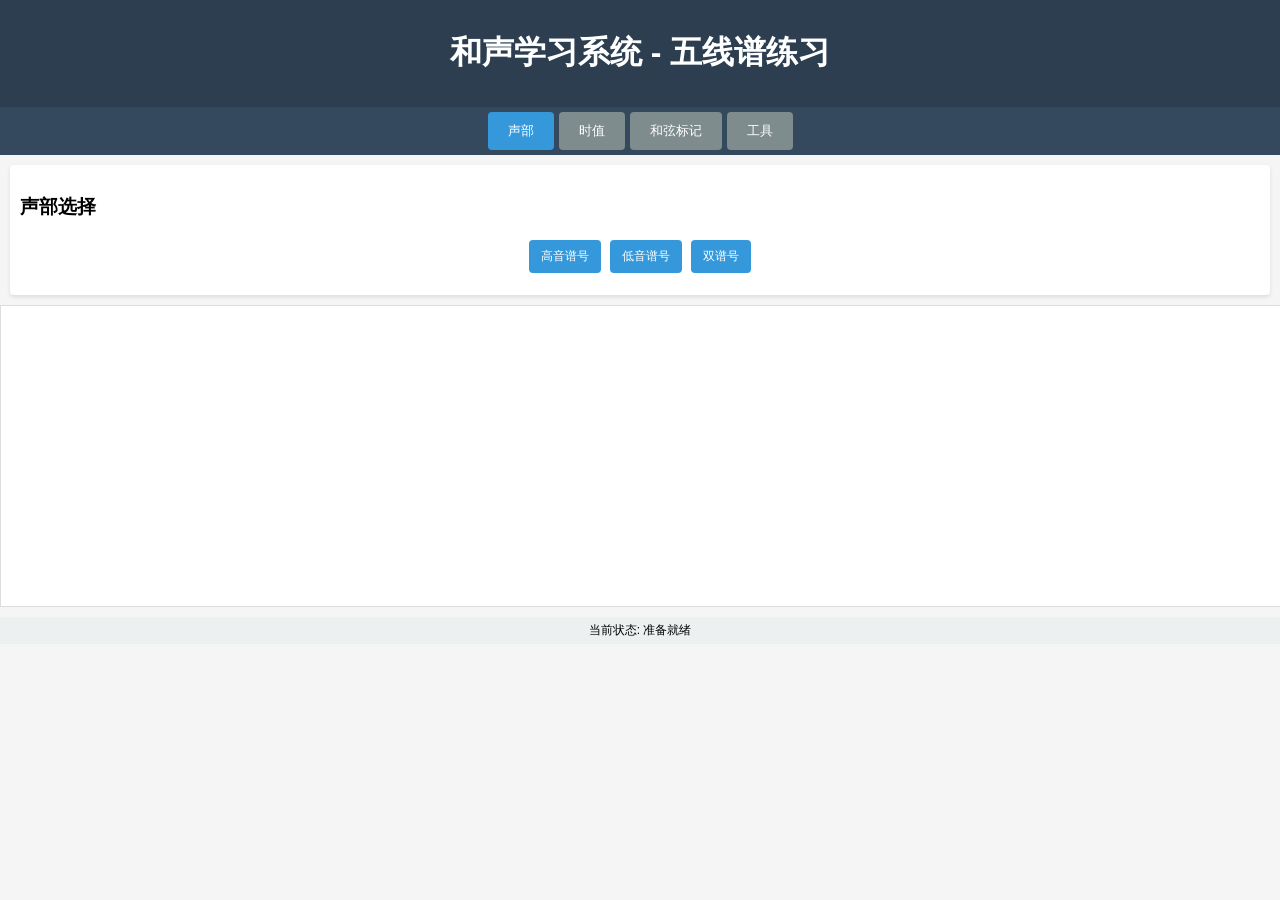
<file: vexflow_practice_demo_optimized.html>
<!DOCTYPE html>
<html lang="zh-CN">
<head>
    <meta charset="UTF-8">
    <meta name="viewport" content="width=device-width, initial-scale=1.0">
    <title>和声学习系统 - 优化版</title>
    <script src="lib/vexflow-min.js"></script>
    <style>
        body {
            font-family: Arial, sans-serif;
            margin: 0;
            padding: 0;
            background-color: #f5f5f5;
        }
        
        .header {
            background-color: #2c3e50;
            color: white;
            padding: 10px;
            text-align: center;
            box-shadow: 0 2px 4px rgba(0,0,0,0.1);
        }
        
        .tab-container {
            display: flex;
            justify-content: center;
            background-color: #34495e;
            padding: 5px;
            gap: 5px;
        }
        
        .tab-button {
            background-color: #7f8c8d;
            color: white;
            border: none;
            padding: 10px 20px;
            cursor: pointer;
            border-radius: 4px;
            transition: all 0.3s ease;
        }
        
        .tab-button:hover {
            background-color: #95a5a6;
        }
        
        .tab-button.active {
            background-color: #3498db;
        }
        
        .tab-content {
            display: none;
            padding: 10px;
            background-color: white;
            margin: 10px;
            border-radius: 4px;
            box-shadow: 0 2px 4px rgba(0,0,0,0.1);
        }
        
        .tab-content.active {
            display: block;
        }
        
        .button-group {
            display: flex;
            flex-wrap: wrap;
            gap: 5px;
            justify-content: center;
            margin-bottom: 10px;
        }
        
        .btn {
            padding: 8px 12px;
            margin: 2px;
            background-color: #3498db;
            color: white;
            border: none;
            border-radius: 4px;
            cursor: pointer;
            font-size: 12px;
        }
        
        .btn:hover {
            background-color: #2980b9;
        }
        
        .btn.active {
            background-color: #e74c3c;
        }
        
        #vexflow-container {
            width: 100%;
            height: 300px;
            border: 1px solid #ddd;
            margin: 10px 0;
            background-color: white;
        }
        
        .status-bar {
            text-align: center;
            padding: 5px;
            background-color: #ecf0f1;
            font-size: 12px;
        }
    </style>
</head>
<body>
    <div class="header">
        <h1>和声学习系统 - 五线谱练习</h1>
    </div>
    
    <div class="tab-container">
        <button class="tab-button active" data-tab="voice">声部</button>
        <button class="tab-button" data-tab="duration">时值</button>
        <button class="tab-button" data-tab="chord">和弦标记</button>
        <button class="tab-button" data-tab="tools">工具</button>
    </div>
    
    <div id="voice-content" class="tab-content active">
        <h3>声部选择</h3>
        <div class="button-group">
            <button class="btn" onclick="setVoice('treble')">高音谱号</button>
            <button class="btn" onclick="setVoice('bass')">低音谱号</button>
            <button class="btn" onclick="setVoice('both')">双谱号</button>
        </div>
    </div>
    
    <div id="duration-content" class="tab-content">
        <h3>时值选择</h3>
        <div class="button-group">
            <button class="btn" onclick="setDuration('whole')">全音符</button>
            <button class="btn" onclick="setDuration('half')">二分音符</button>
            <button class="btn" onclick="setDuration('quarter')">四分音符</button>
            <button class="btn" onclick="setDuration('eighth')">八分音符</button>
            <button class="btn" onclick="setDuration('sixteenth')">十六分音符</button>
        </div>
    </div>
    
    <div id="chord-content" class="tab-content">
        <h3>和弦标记</h3>
        <div class="button-group">
            <button class="btn" onclick="setChord('major')">大三和弦</button>
            <button class="btn" onclick="setChord('minor')">小三和弦</button>
            <button class="btn" onclick="setChord('diminished')">减三和弦</button>
            <button class="btn" onclick="setChord('augmented')">增三和弦</button>
            <button class="btn" onclick="setChord('seventh')">七和弦</button>
        </div>
    </div>
    
    <div id="tools-content" class="tab-content">
        <h3>工具</h3>
        <div class="button-group">
            <button class="btn" onclick="clearCanvas()">清空</button>
            <button class="btn" onclick="playCurrent()">播放</button>
            <button class="btn" onclick="showHelp()">帮助</button>
        </div>
    </div>
    
    <div id="vexflow-container"></div>
    
    <div class="status-bar">
        当前状态: 准备就绪
    </div>

    <script>
        // 全局变量
        let currentVoice = 'treble';
        let currentDuration = 'quarter';
        let currentChord = 'major';
        let renderer = null;
        let stave = null;
        
        // 初始化
        function init() {
            // 创建渲染器
            renderer = new Vex.Flow.Renderer('vexflow-container', Vex.Flow.Renderer.Backends.SVG);
            // 由于这是简化版，实际渲染逻辑需要在完整实现中补充
        }
        
        // 标签切换
        document.querySelectorAll('.tab-button').forEach(button => {
            button.addEventListener('click', function() {
                // 移除所有活动状态
                document.querySelectorAll('.tab-button').forEach(btn => btn.classList.remove('active'));
                document.querySelectorAll('.tab-content').forEach(content => content.classList.remove('active'));
                
                // 添加当前活动状态
                this.classList.add('active');
                const tabId = this.getAttribute('data-tab') + '-content';
                document.getElementById(tabId).classList.add('active');
            });
        });
        
        // 声部设置
        function setVoice(voice) {
            currentVoice = voice;
            updateStatusBar(`声部: ${voice}`);
            // 实际渲染逻辑需要补充
        }
        
        // 时值设置
        function setDuration(duration) {
            currentDuration = duration;
            updateStatusBar(`时值: ${duration}`);
            // 实际渲染逻辑需要补充
        }
        
        // 和弦标记设置
        function setChord(chord) {
            currentChord = chord;
            updateStatusBar(`和弦: ${chord}`);
            // 实际渲染逻辑需要补充
        }
        
        // 清空画布
        function clearCanvas() {
            if (renderer) {
                const ctx = renderer.getContext();
                ctx.clear();
            }
            updateStatusBar('已清空');
        }
        
        // 播放当前内容
        function playCurrent() {
            updateStatusBar('正在播放...');
            // 实际音频播放逻辑需要补充
        }
        
        // 显示帮助
        function showHelp() {
            alert('帮助信息：\n- 点击顶部标签切换功能\n- 选择相应选项进行练习\n- 播放按钮可播放当前内容');
        }
        
        // 更新状态栏
        function updateStatusBar(message) {
            document.querySelector('.status-bar').textContent = `当前状态: ${message}`;
        }
        
        // 初始化
        window.onload = init;
    </script>
</body>
</html>
</file>
